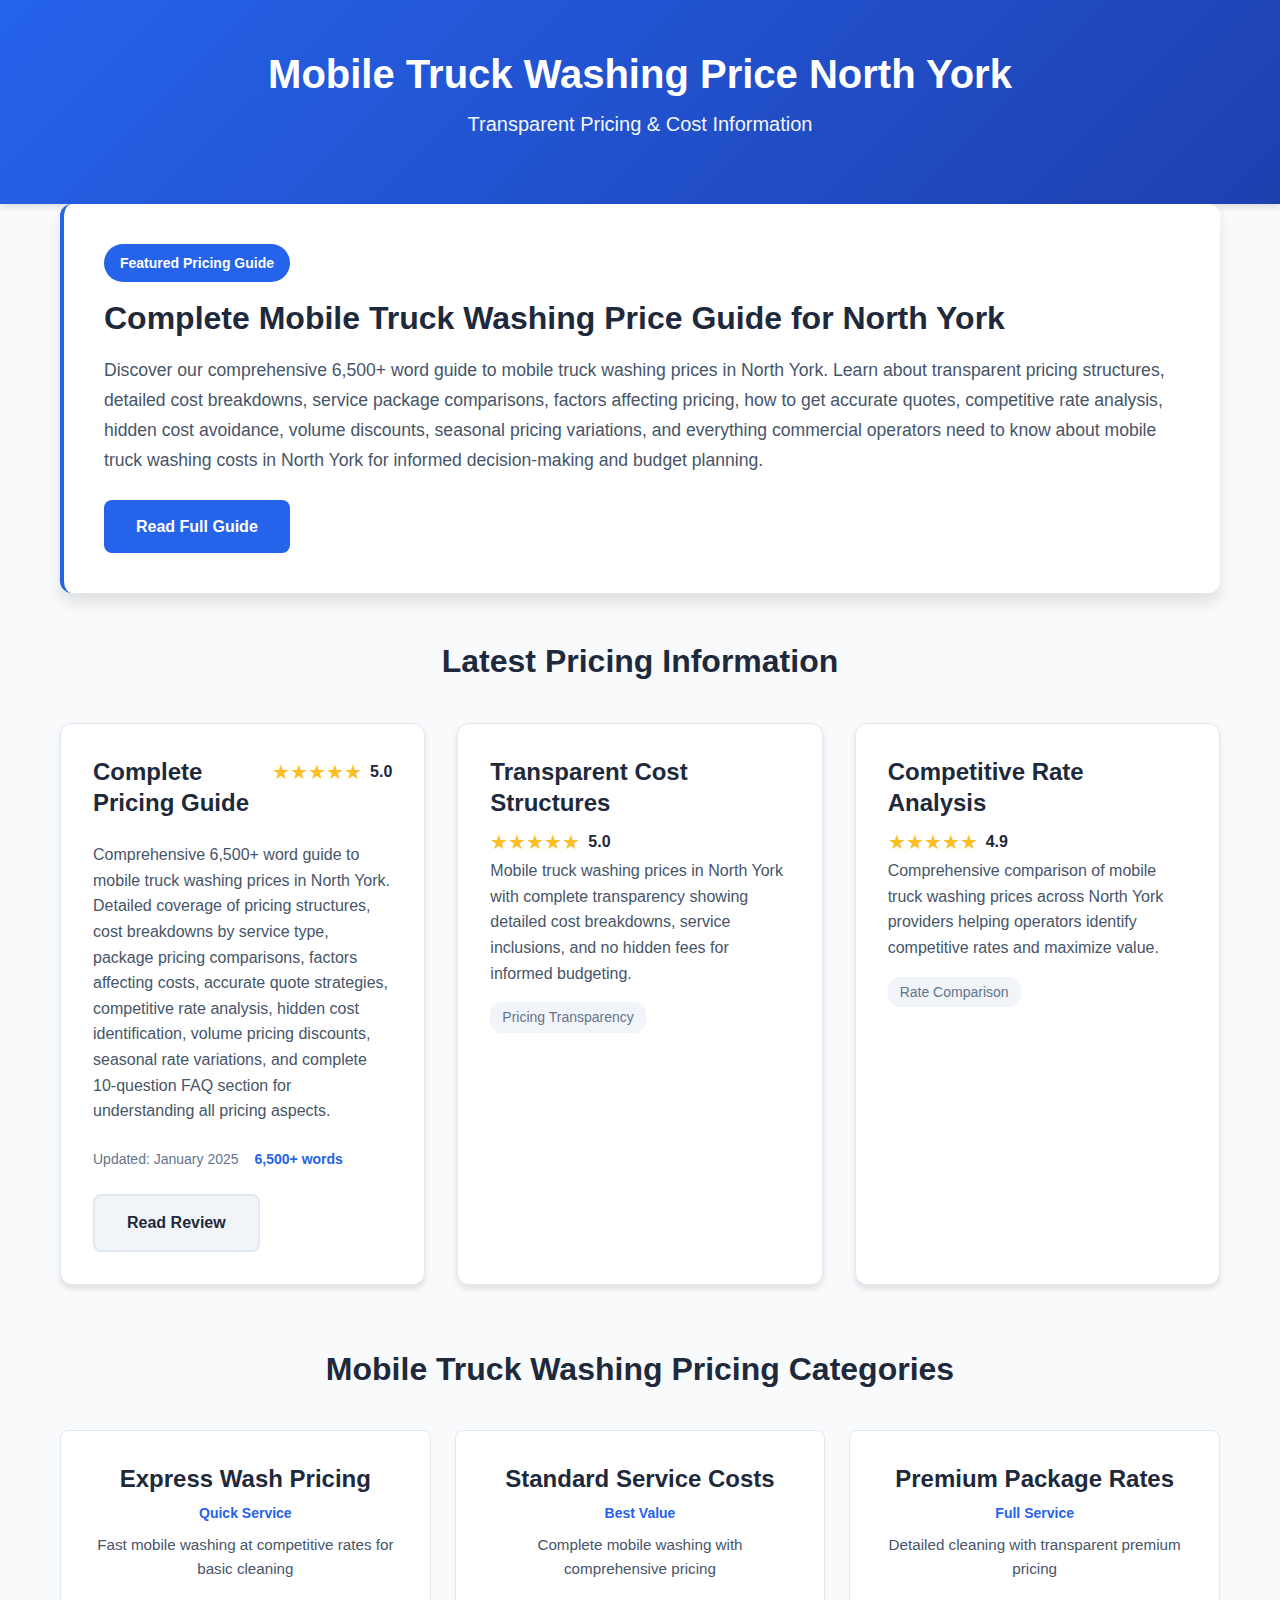
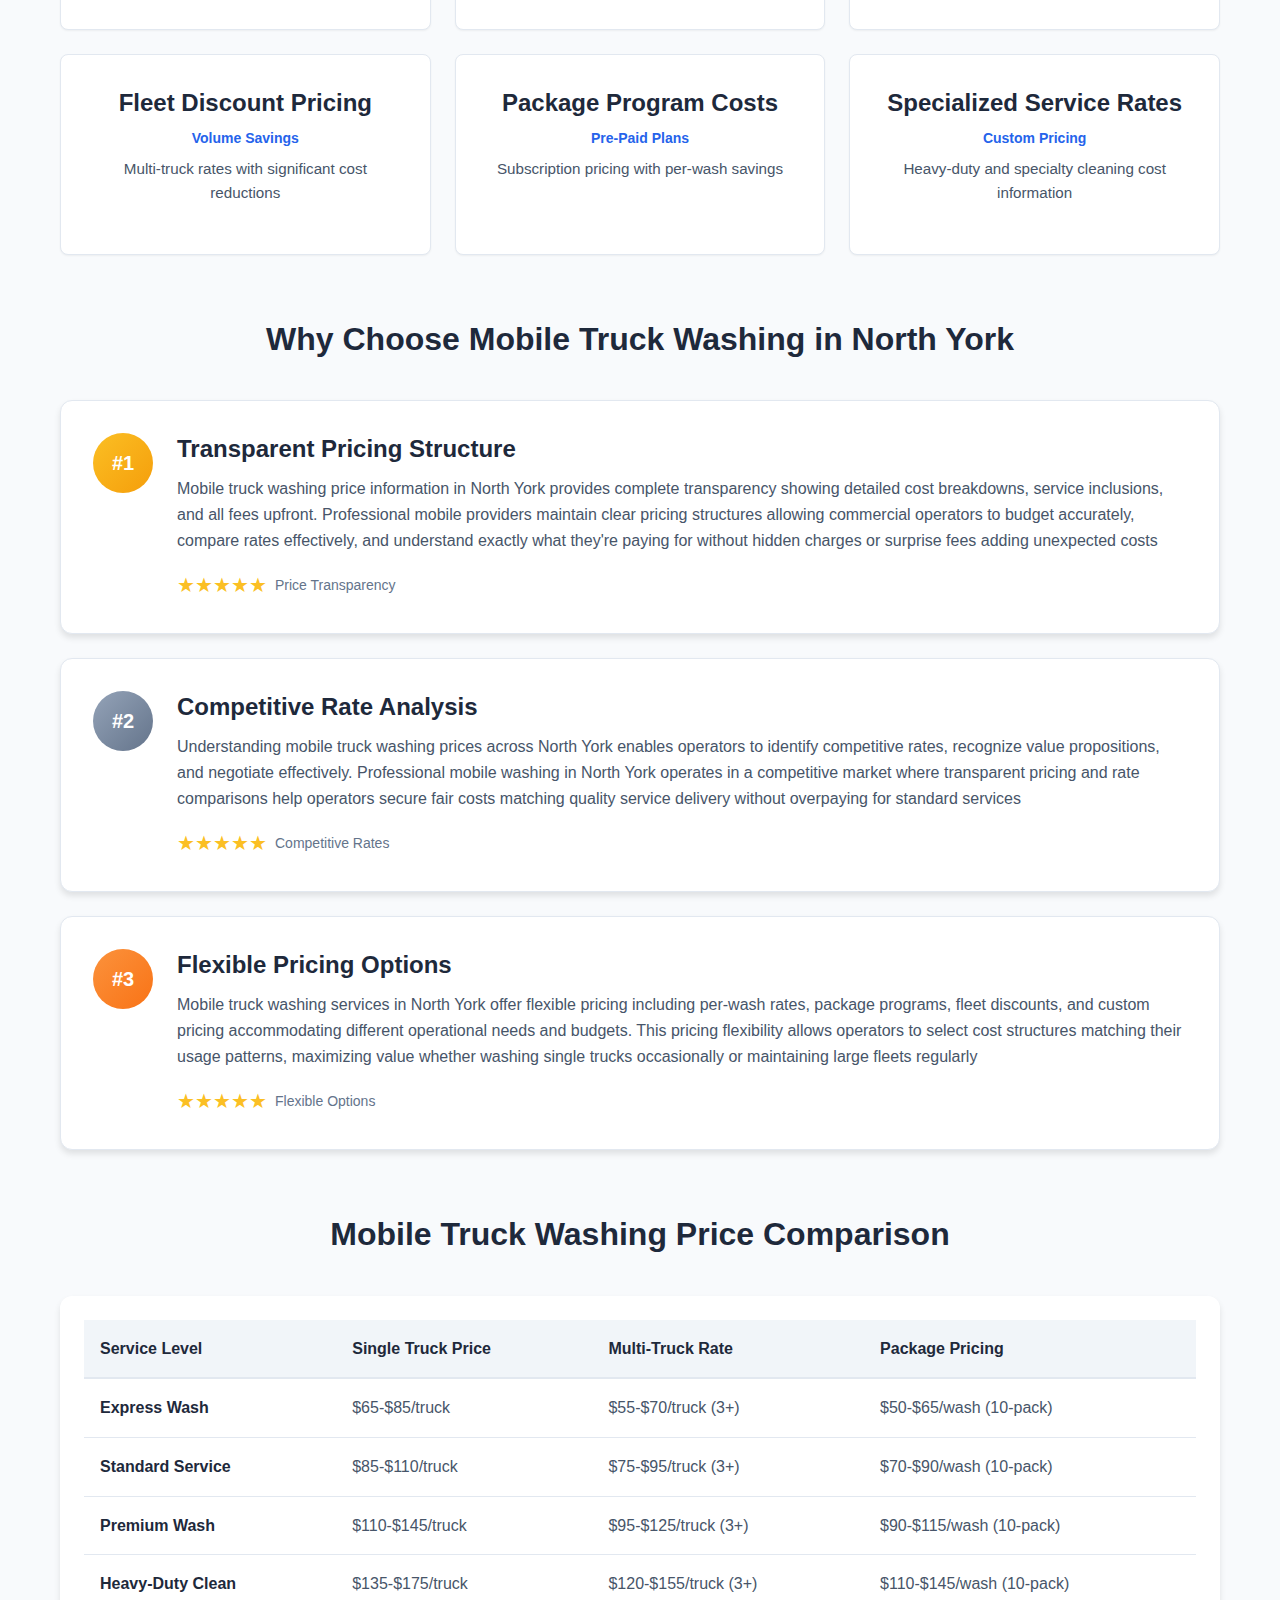
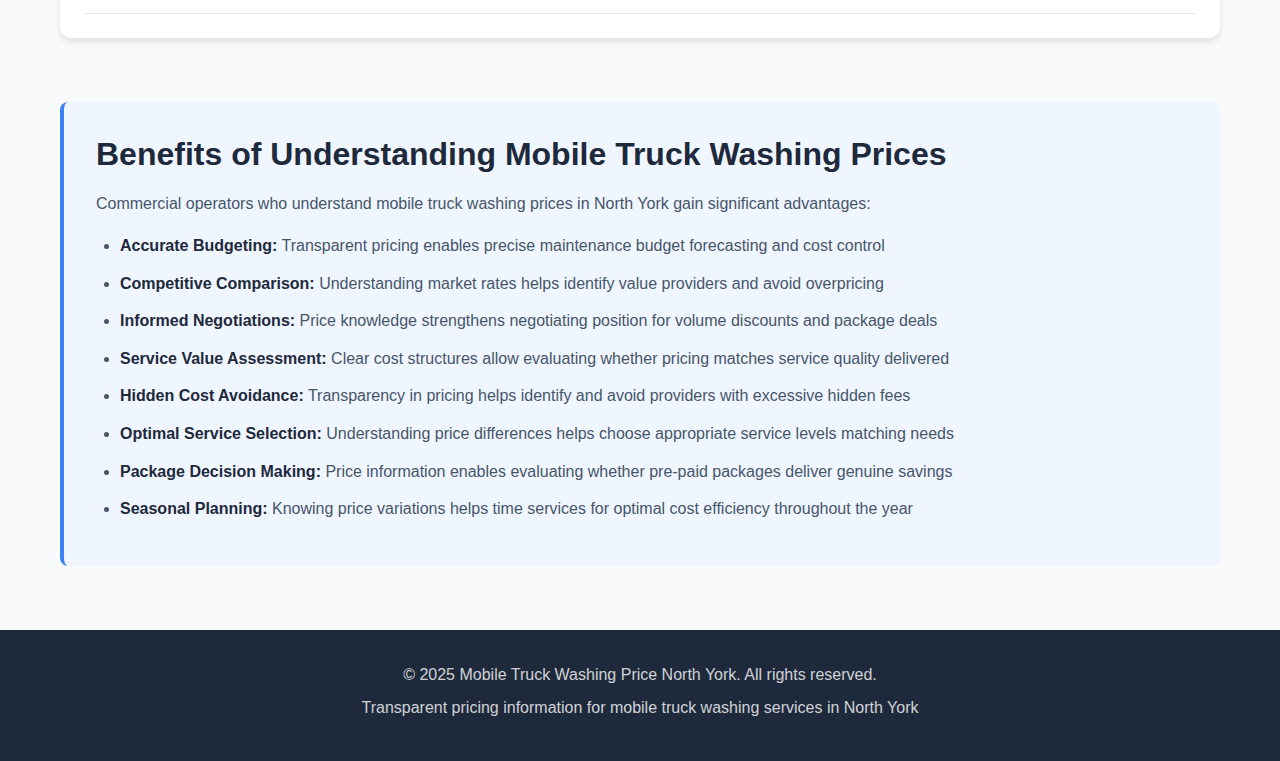
<file: index.html>
<!DOCTYPE html>
<html lang="en">
<head>
    <meta charset="UTF-8">
    <meta name="viewport" content="width=device-width, initial-scale=1.0">
    <title>Mobile Truck Washing Price North York | Transparent Pricing & Cost Information</title>
    <meta name="description" content="Mobile truck washing price information for North York. Complete pricing guide, cost breakdowns, service packages, competitive rates, and transparent pricing for professional mobile truck cleaning services.">
    <link rel="stylesheet" href="styles.css">
</head>
<body>
    <header>
        <div class="container">
            <h1>Mobile Truck Washing Price North York</h1>
            <p class="tagline">Transparent Pricing & Cost Information</p>
        </div>
    </header>

    <main class="container">
        <section class="featured-article">
            <div class="badge">Featured Pricing Guide</div>
            <h2>Complete Mobile Truck Washing Price Guide for North York</h2>
            <p>Discover our comprehensive 6,500+ word guide to mobile truck washing prices in North York. Learn about transparent pricing structures, detailed cost breakdowns, service package comparisons, factors affecting pricing, how to get accurate quotes, competitive rate analysis, hidden cost avoidance, volume discounts, seasonal pricing variations, and everything commercial operators need to know about mobile truck washing costs in North York for informed decision-making and budget planning.</p>
            <a href="mobile-truck-washing-price-north-york.html" class="btn-primary">Read Full Guide</a>
        </section>

        <section class="reviews">
            <h2>Latest Pricing Information</h2>
            <div class="review-grid">
                <article class="review-card">
                    <div class="review-header">
                        <h3>Complete Pricing Guide</h3>
                        <div class="rating">
                            <span class="stars">★★★★★</span>
                            <span class="rating-number">5.0</span>
                        </div>
                    </div>
                    <p class="review-excerpt">Comprehensive 6,500+ word guide to mobile truck washing prices in North York. Detailed coverage of pricing structures, cost breakdowns by service type, package pricing comparisons, factors affecting costs, accurate quote strategies, competitive rate analysis, hidden cost identification, volume pricing discounts, seasonal rate variations, and complete 10-question FAQ section for understanding all pricing aspects.</p>
                    <div class="review-meta">
                        <span class="date">Updated: January 2025</span>
                        <span class="word-count">6,500+ words</span>
                    </div>
                    <a href="mobile-truck-washing-price-north-york.html" class="btn-secondary">Read Review</a>
                </article>

                <article class="review-card">
                    <h3>Transparent Cost Structures</h3>
                    <div class="rating">
                        <span class="stars">★★★★★</span>
                        <span class="rating-number">5.0</span>
                    </div>
                    <p>Mobile truck washing prices in North York with complete transparency showing detailed cost breakdowns, service inclusions, and no hidden fees for informed budgeting.</p>
                    <div class="review-meta">
                        <span class="category">Pricing Transparency</span>
                    </div>
                </article>

                <article class="review-card">
                    <h3>Competitive Rate Analysis</h3>
                    <div class="rating">
                        <span class="stars">★★★★★</span>
                        <span class="rating-number">4.9</span>
                    </div>
                    <p>Comprehensive comparison of mobile truck washing prices across North York providers helping operators identify competitive rates and maximize value.</p>
                    <div class="review-meta">
                        <span class="category">Rate Comparison</span>
                    </div>
                </article>
            </div>
        </section>

        <section class="categories">
            <h2>Mobile Truck Washing Pricing Categories</h2>
            <div class="category-grid">
                <div class="category-card">
                    <h3>Express Wash Pricing</h3>
                    <p class="category-count">Quick Service</p>
                    <p>Fast mobile washing at competitive rates for basic cleaning</p>
                </div>
                <div class="category-card">
                    <h3>Standard Service Costs</h3>
                    <p class="category-count">Best Value</p>
                    <p>Complete mobile washing with comprehensive pricing</p>
                </div>
                <div class="category-card">
                    <h3>Premium Package Rates</h3>
                    <p class="category-count">Full Service</p>
                    <p>Detailed cleaning with transparent premium pricing</p>
                </div>
                <div class="category-card">
                    <h3>Fleet Discount Pricing</h3>
                    <p class="category-count">Volume Savings</p>
                    <p>Multi-truck rates with significant cost reductions</p>
                </div>
                <div class="category-card">
                    <h3>Package Program Costs</h3>
                    <p class="category-count">Pre-Paid Plans</p>
                    <p>Subscription pricing with per-wash savings</p>
                </div>
                <div class="category-card">
                    <h3>Specialized Service Rates</h3>
                    <p class="category-count">Custom Pricing</p>
                    <p>Heavy-duty and specialty cleaning cost information</p>
                </div>
            </div>
        </section>

        <section class="top-rated">
            <h2>Why Choose Mobile Truck Washing in North York</h2>
            <div class="ranking-list">
                <div class="ranking-item">
                    <span class="rank-badge gold">#1</span>
                    <div class="ranking-info">
                        <h3>Transparent Pricing Structure</h3>
                        <p>Mobile truck washing price information in North York provides complete transparency showing detailed cost breakdowns, service inclusions, and all fees upfront. Professional mobile providers maintain clear pricing structures allowing commercial operators to budget accurately, compare rates effectively, and understand exactly what they're paying for without hidden charges or surprise fees adding unexpected costs</p>
                        <div class="rating">
                            <span class="stars">★★★★★</span>
                            <span>Price Transparency</span>
                        </div>
                    </div>
                </div>
                <div class="ranking-item">
                    <span class="rank-badge silver">#2</span>
                    <div class="ranking-info">
                        <h3>Competitive Rate Analysis</h3>
                        <p>Understanding mobile truck washing prices across North York enables operators to identify competitive rates, recognize value propositions, and negotiate effectively. Professional mobile washing in North York operates in a competitive market where transparent pricing and rate comparisons help operators secure fair costs matching quality service delivery without overpaying for standard services</p>
                        <div class="rating">
                            <span class="stars">★★★★★</span>
                            <span>Competitive Rates</span>
                        </div>
                    </div>
                </div>
                <div class="ranking-item">
                    <span class="rank-badge bronze">#3</span>
                    <div class="ranking-info">
                        <h3>Flexible Pricing Options</h3>
                        <p>Mobile truck washing services in North York offer flexible pricing including per-wash rates, package programs, fleet discounts, and custom pricing accommodating different operational needs and budgets. This pricing flexibility allows operators to select cost structures matching their usage patterns, maximizing value whether washing single trucks occasionally or maintaining large fleets regularly</p>
                        <div class="rating">
                            <span class="stars">★★★★★</span>
                            <span>Flexible Options</span>
                        </div>
                    </div>
                </div>
            </div>
        </section>

        <section class="comparison">
            <h2>Mobile Truck Washing Price Comparison</h2>
            <div class="table-responsive">
                <table class="comparison-table">
                    <thead>
                        <tr>
                            <th>Service Level</th>
                            <th>Single Truck Price</th>
                            <th>Multi-Truck Rate</th>
                            <th>Package Pricing</th>
                        </tr>
                    </thead>
                    <tbody>
                        <tr>
                            <td><strong>Express Wash</strong></td>
                            <td>$65-$85/truck</td>
                            <td>$55-$70/truck (3+)</td>
                            <td>$50-$65/wash (10-pack)</td>
                        </tr>
                        <tr>
                            <td><strong>Standard Service</strong></td>
                            <td>$85-$110/truck</td>
                            <td>$75-$95/truck (3+)</td>
                            <td>$70-$90/wash (10-pack)</td>
                        </tr>
                        <tr>
                            <td><strong>Premium Wash</strong></td>
                            <td>$110-$145/truck</td>
                            <td>$95-$125/truck (3+)</td>
                            <td>$90-$115/wash (10-pack)</td>
                        </tr>
                        <tr>
                            <td><strong>Heavy-Duty Clean</strong></td>
                            <td>$135-$175/truck</td>
                            <td>$120-$155/truck (3+)</td>
                            <td>$110-$145/wash (10-pack)</td>
                        </tr>
                    </tbody>
                </table>
            </div>
        </section>

        <section class="info-box">
            <h2>Benefits of Understanding Mobile Truck Washing Prices</h2>
            <p>Commercial operators who understand mobile truck washing prices in North York gain significant advantages:</p>
            <ul>
                <li><strong>Accurate Budgeting:</strong> Transparent pricing enables precise maintenance budget forecasting and cost control</li>
                <li><strong>Competitive Comparison:</strong> Understanding market rates helps identify value providers and avoid overpricing</li>
                <li><strong>Informed Negotiations:</strong> Price knowledge strengthens negotiating position for volume discounts and package deals</li>
                <li><strong>Service Value Assessment:</strong> Clear cost structures allow evaluating whether pricing matches service quality delivered</li>
                <li><strong>Hidden Cost Avoidance:</strong> Transparency in pricing helps identify and avoid providers with excessive hidden fees</li>
                <li><strong>Optimal Service Selection:</strong> Understanding price differences helps choose appropriate service levels matching needs</li>
                <li><strong>Package Decision Making:</strong> Price information enables evaluating whether pre-paid packages deliver genuine savings</li>
                <li><strong>Seasonal Planning:</strong> Knowing price variations helps time services for optimal cost efficiency throughout the year</li>
            </ul>
        </section>
    </main>

    <footer>
        <div class="container">
            <p>&copy; 2025 Mobile Truck Washing Price North York. All rights reserved.</p>
            <p>Transparent pricing information for mobile truck washing services in North York</p>
        </div>
    </footer>
</body>
</html>
</file>
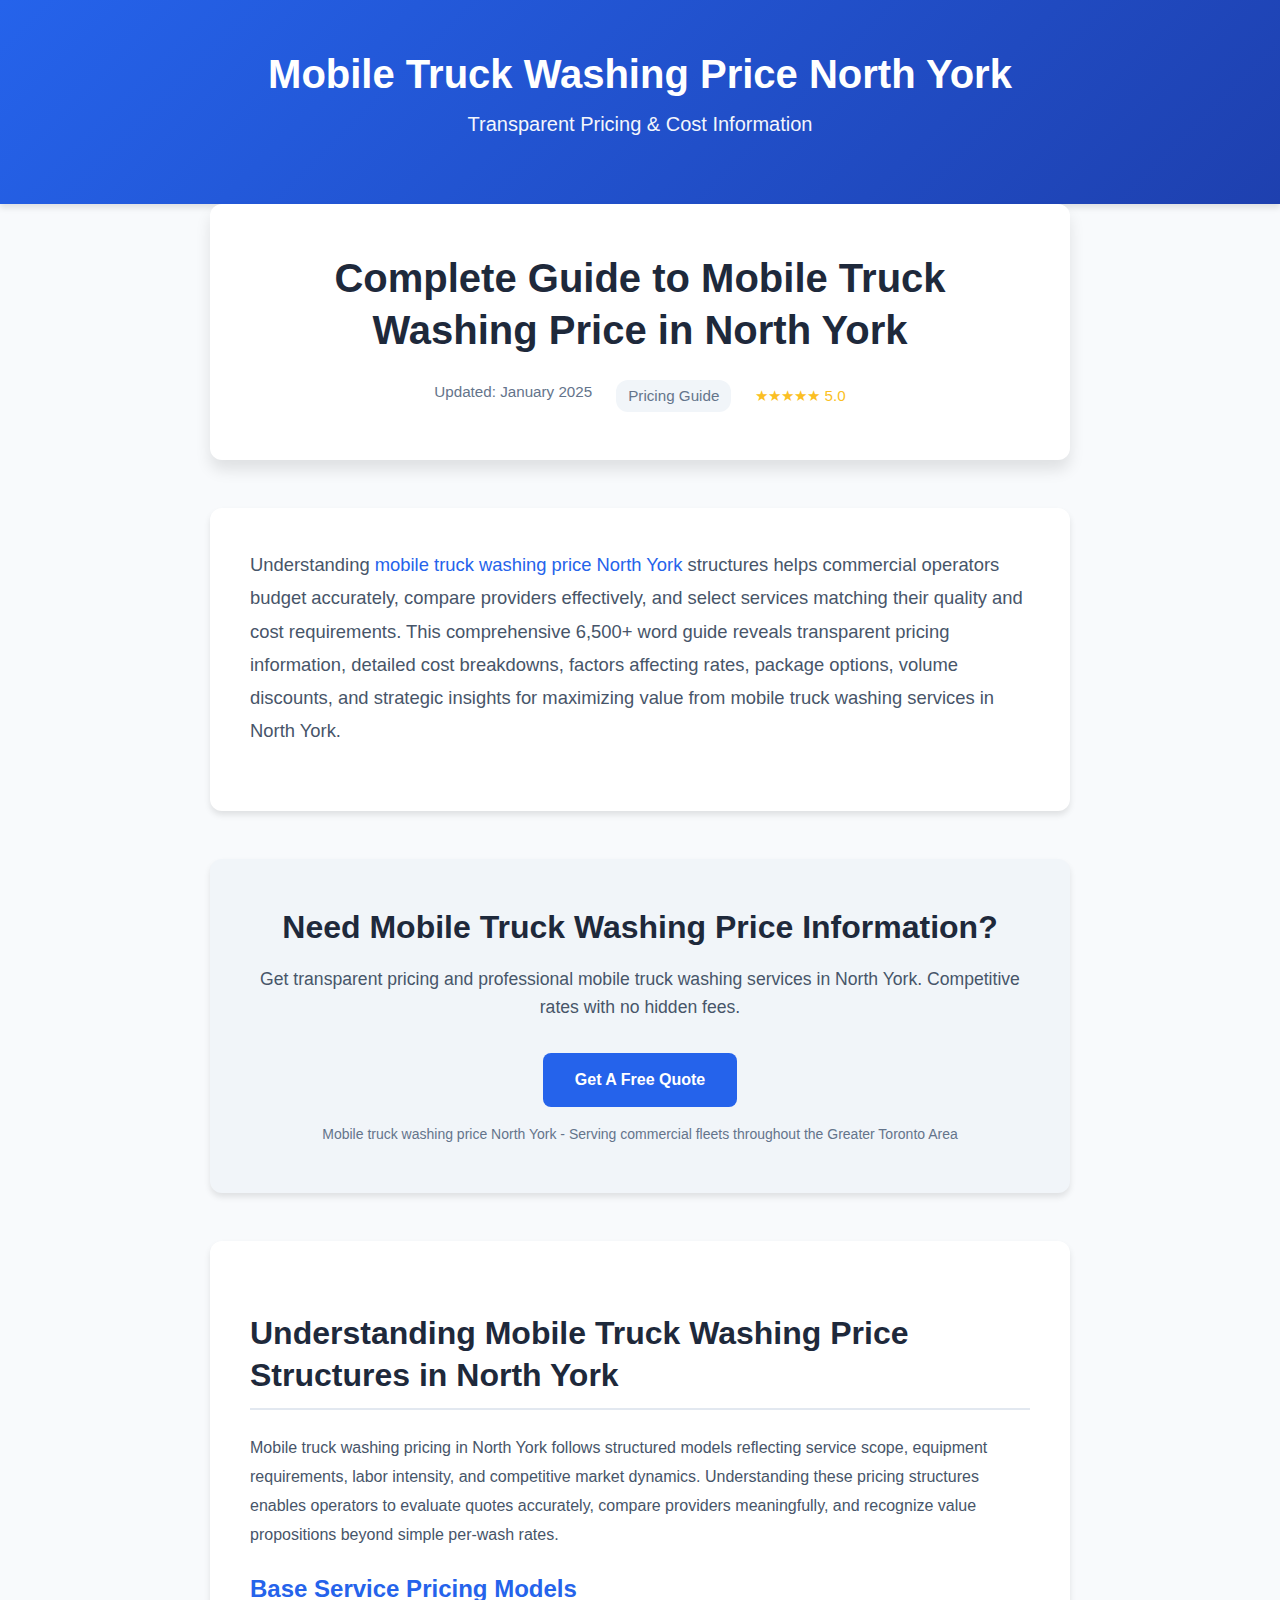
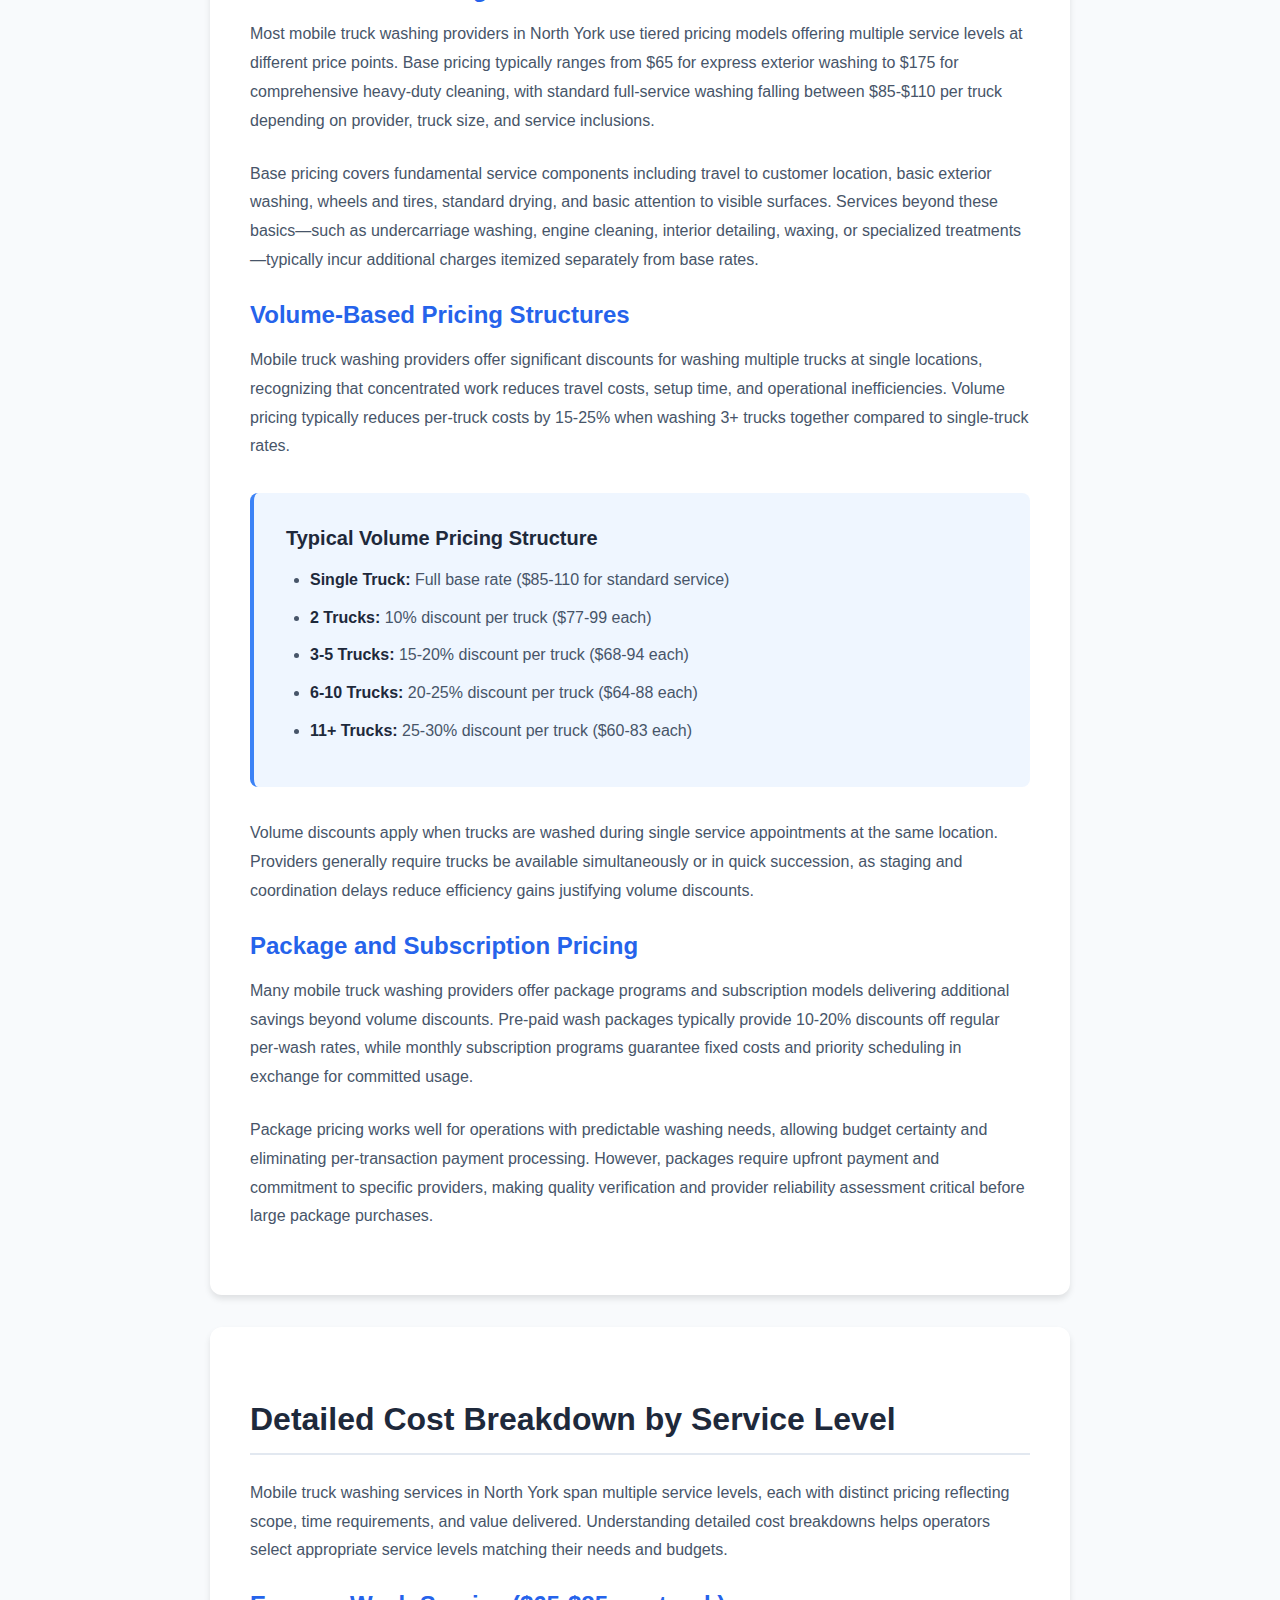
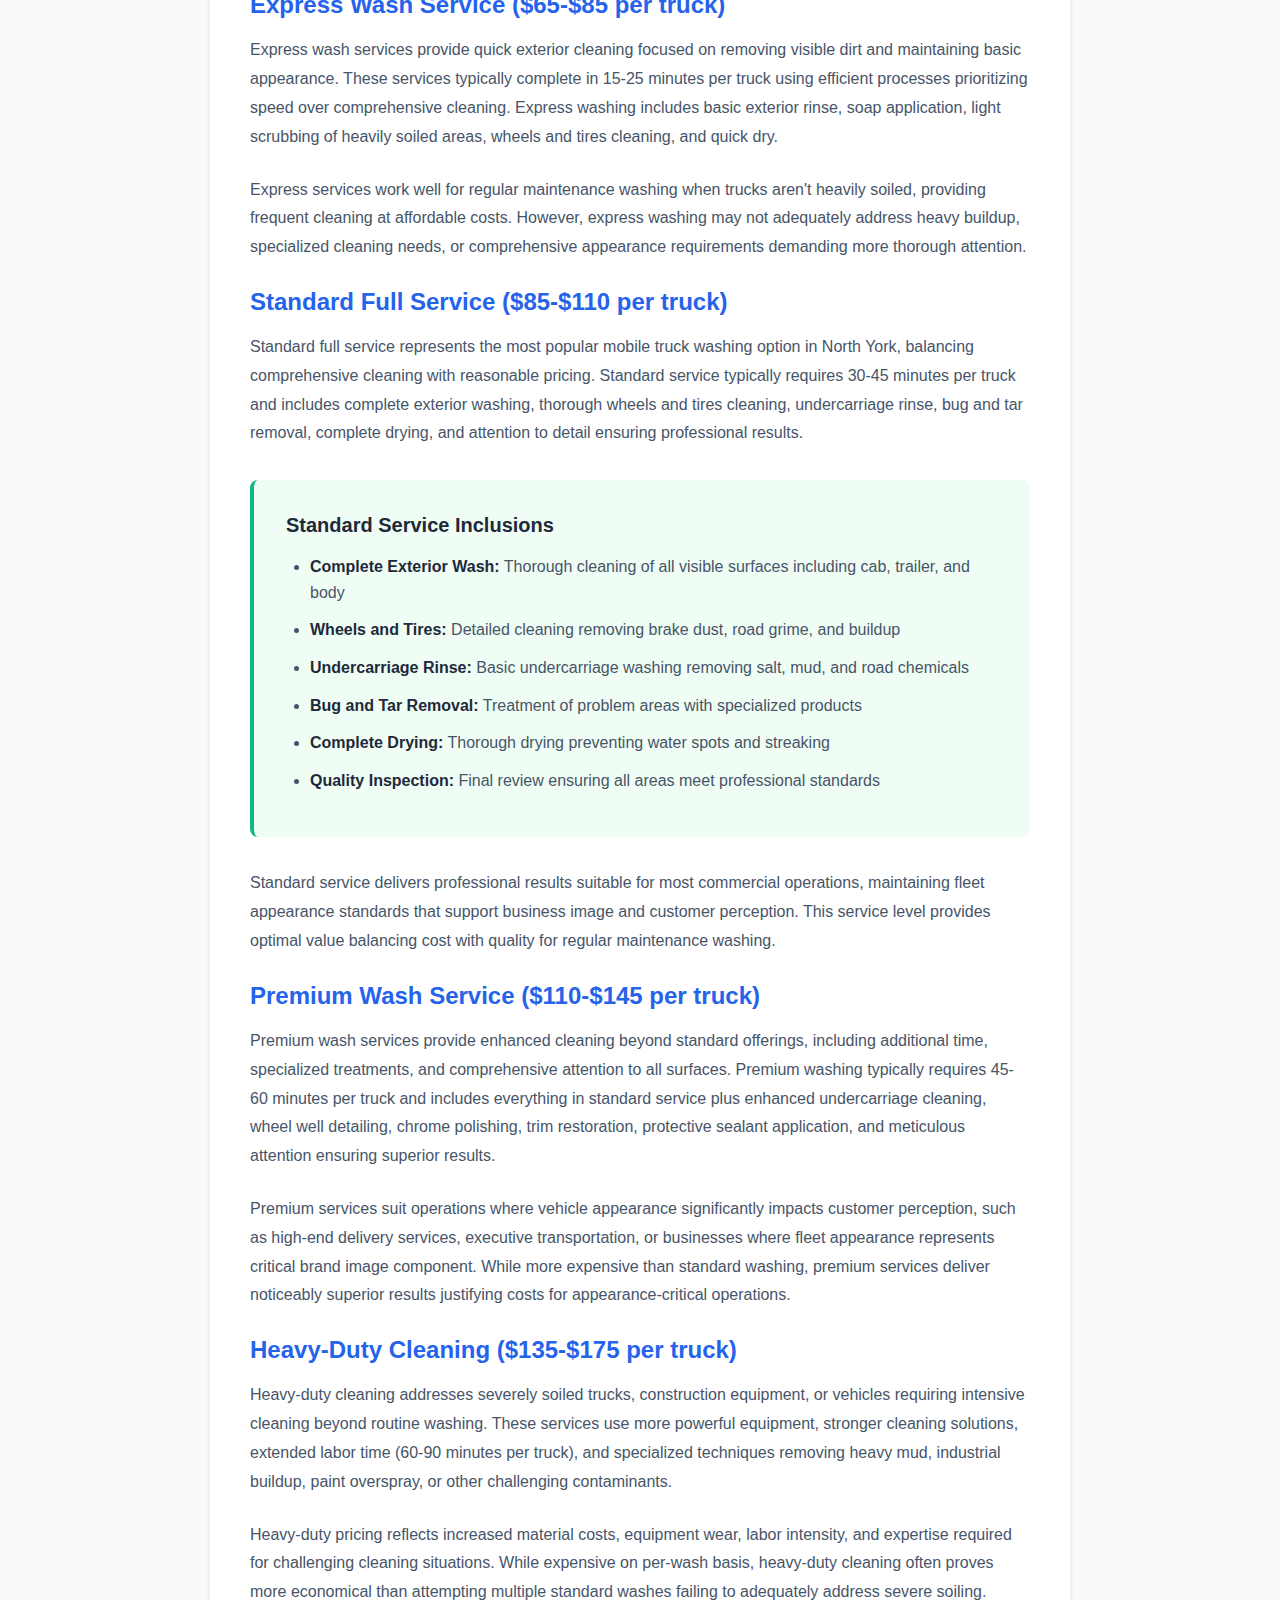
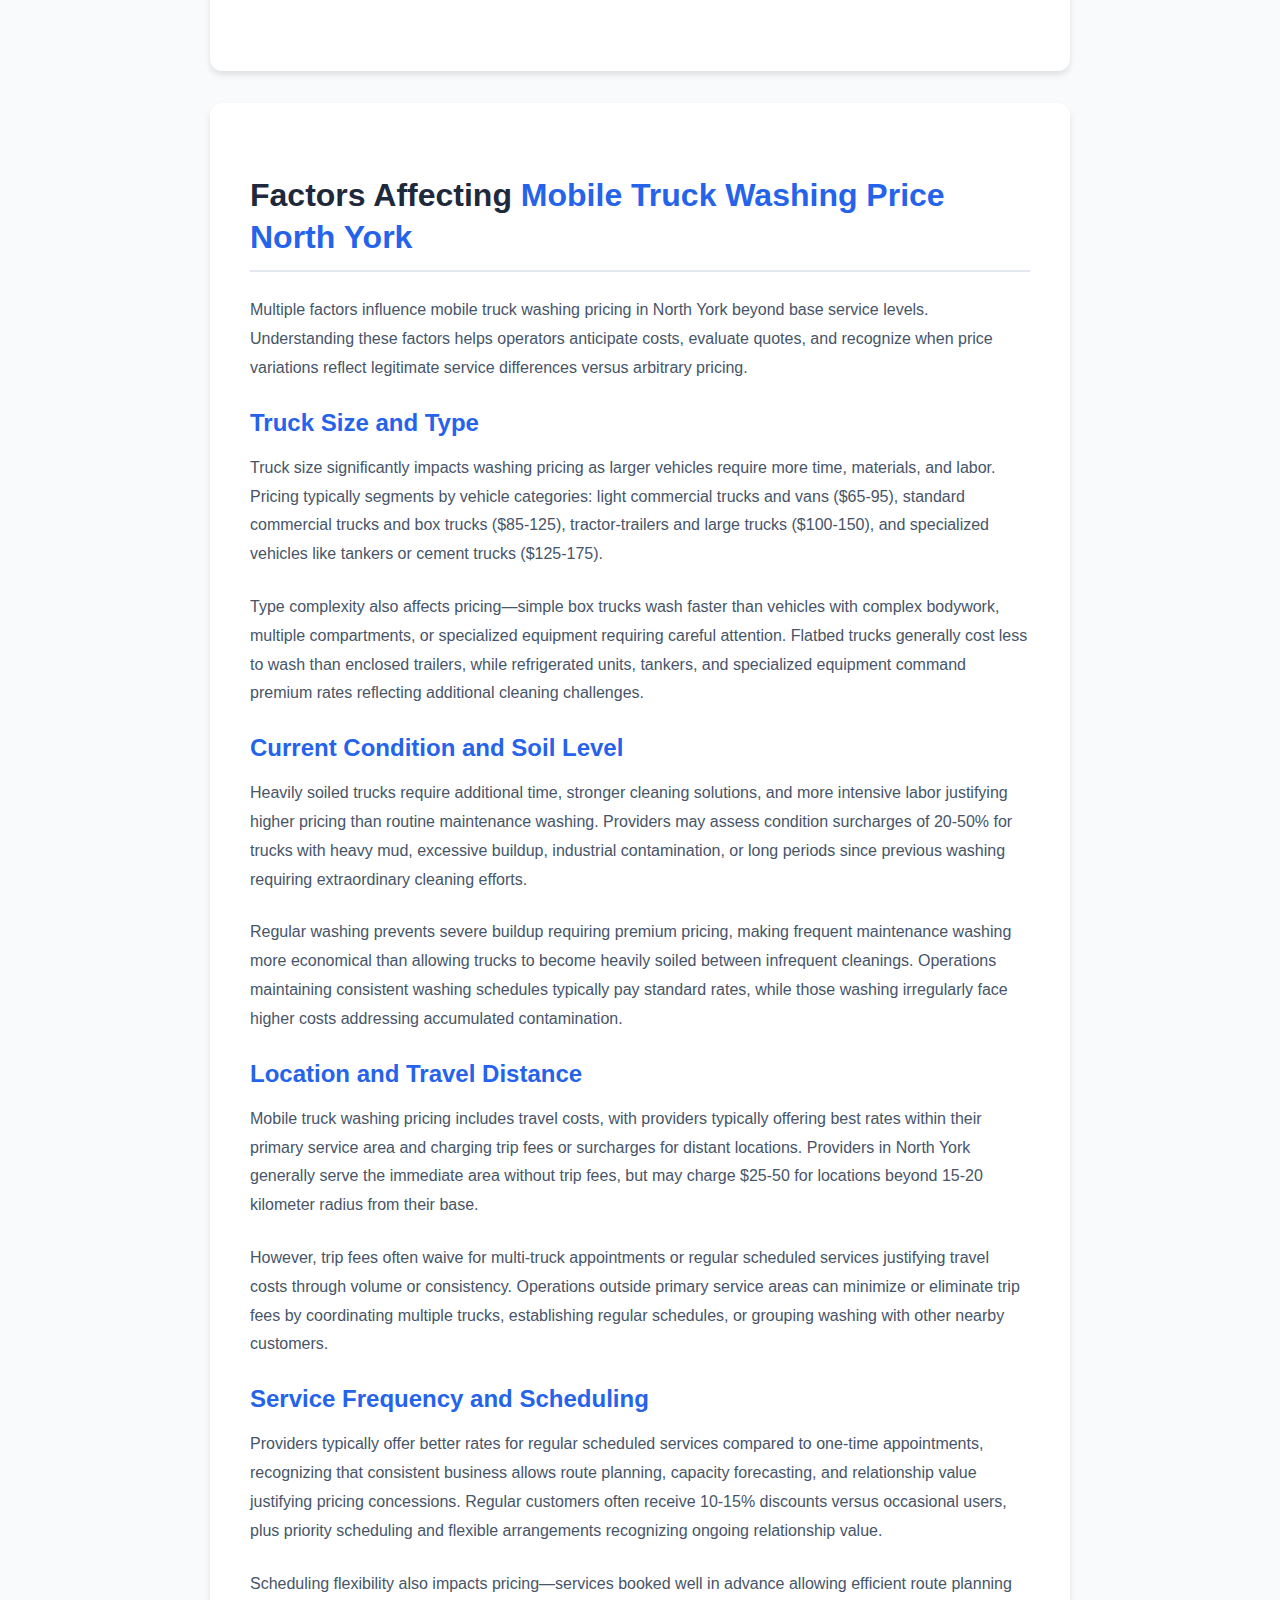
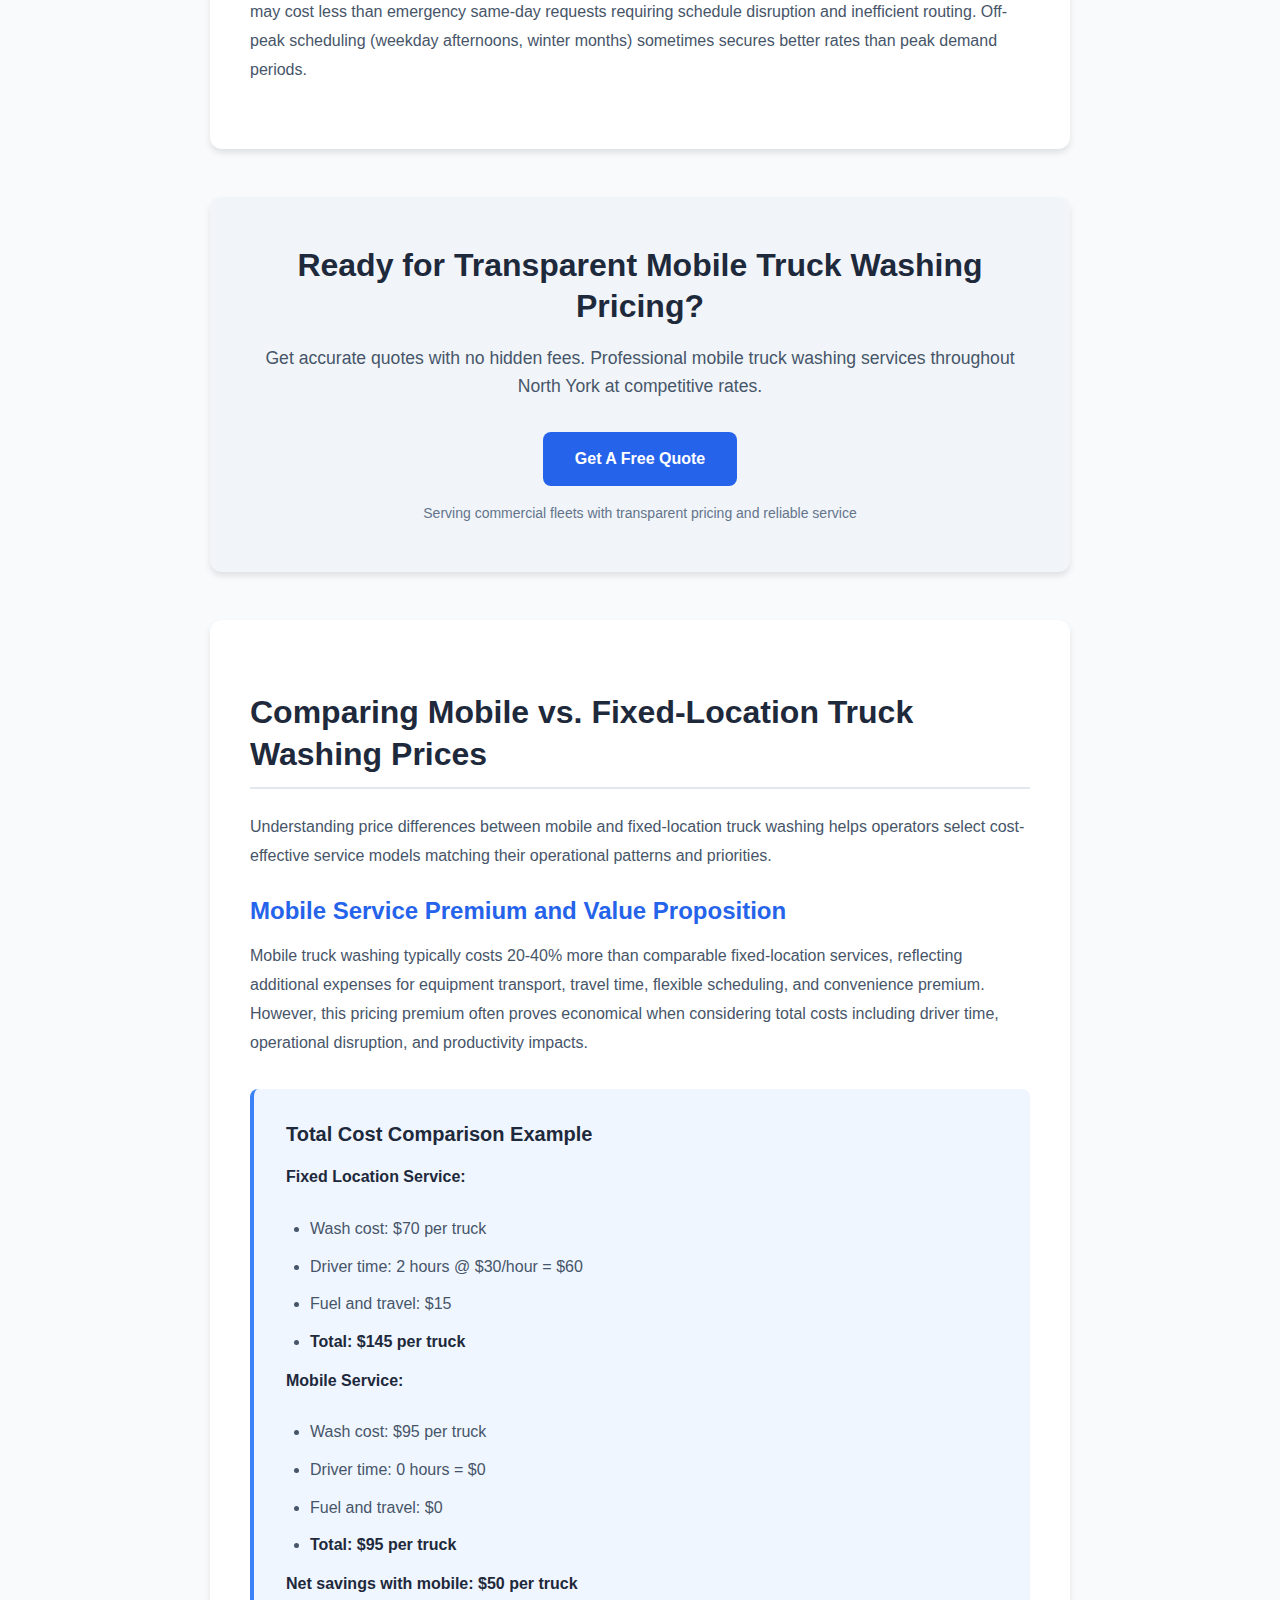
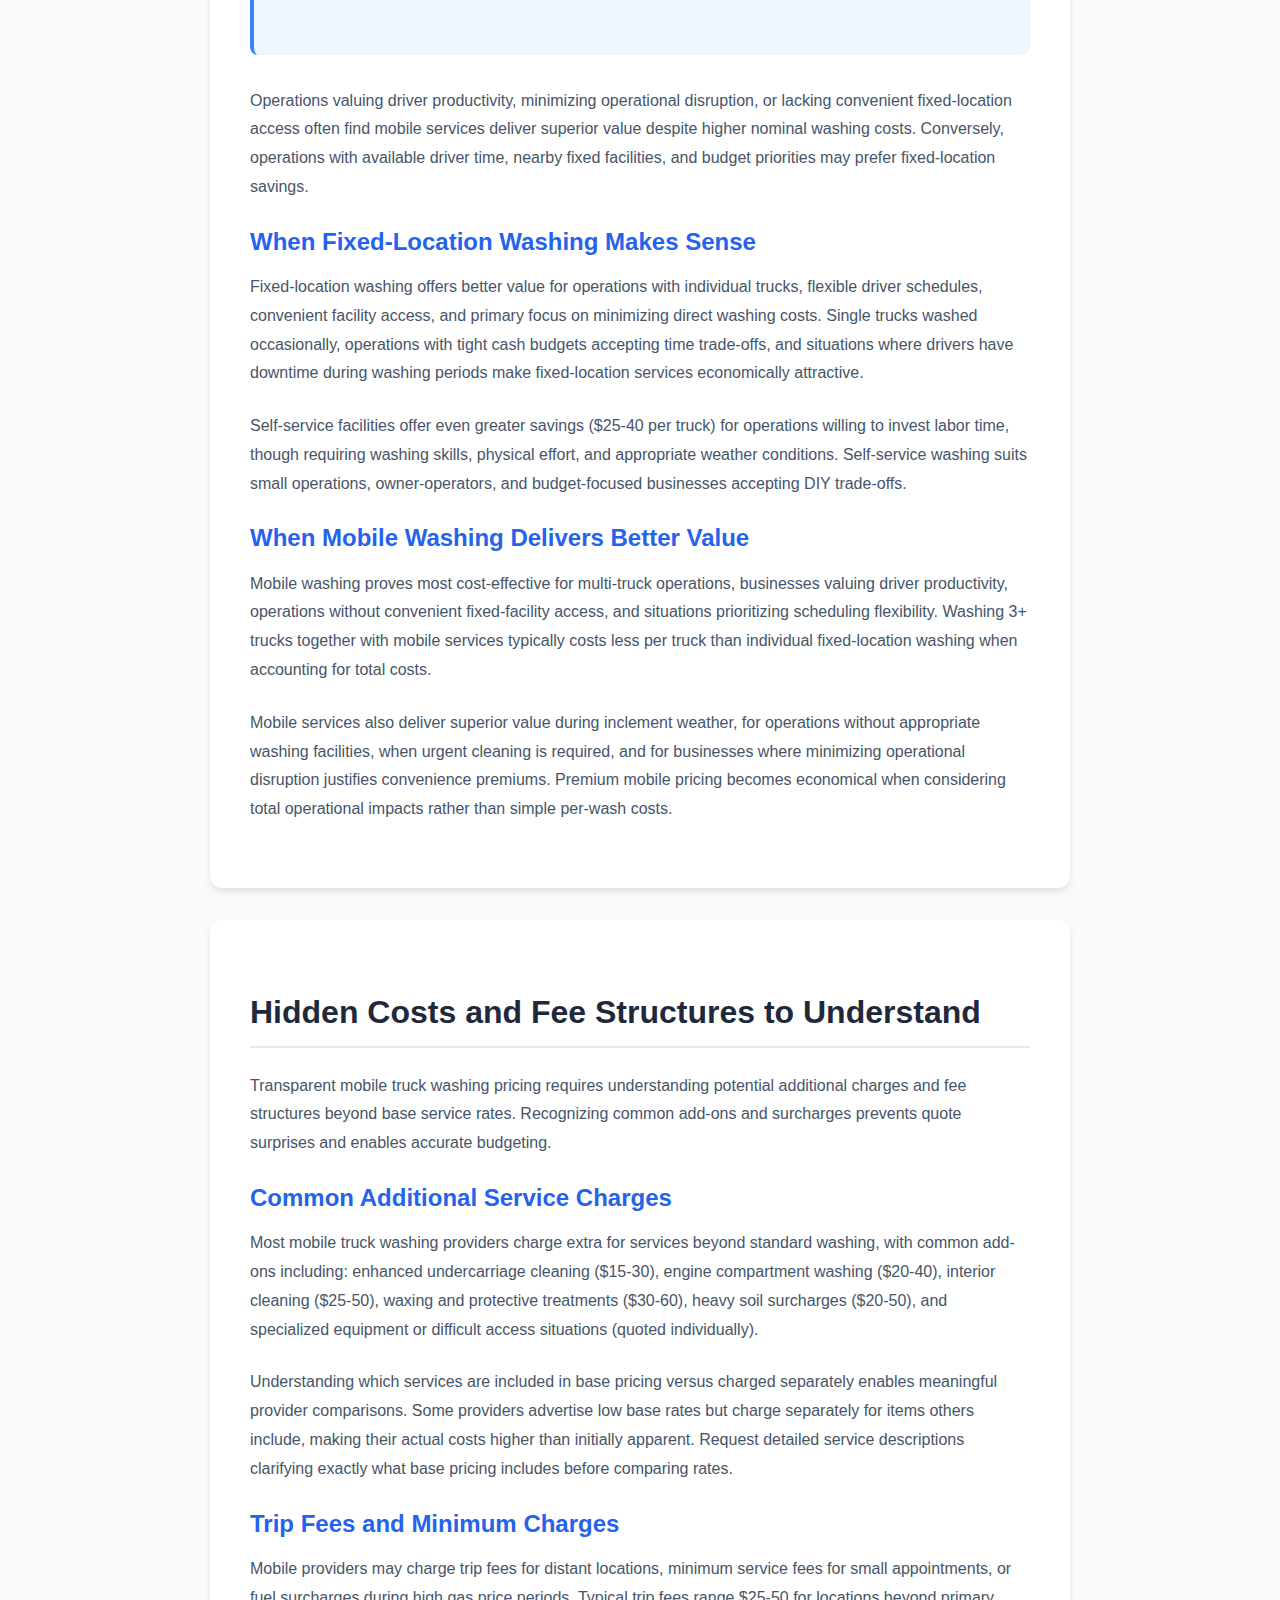
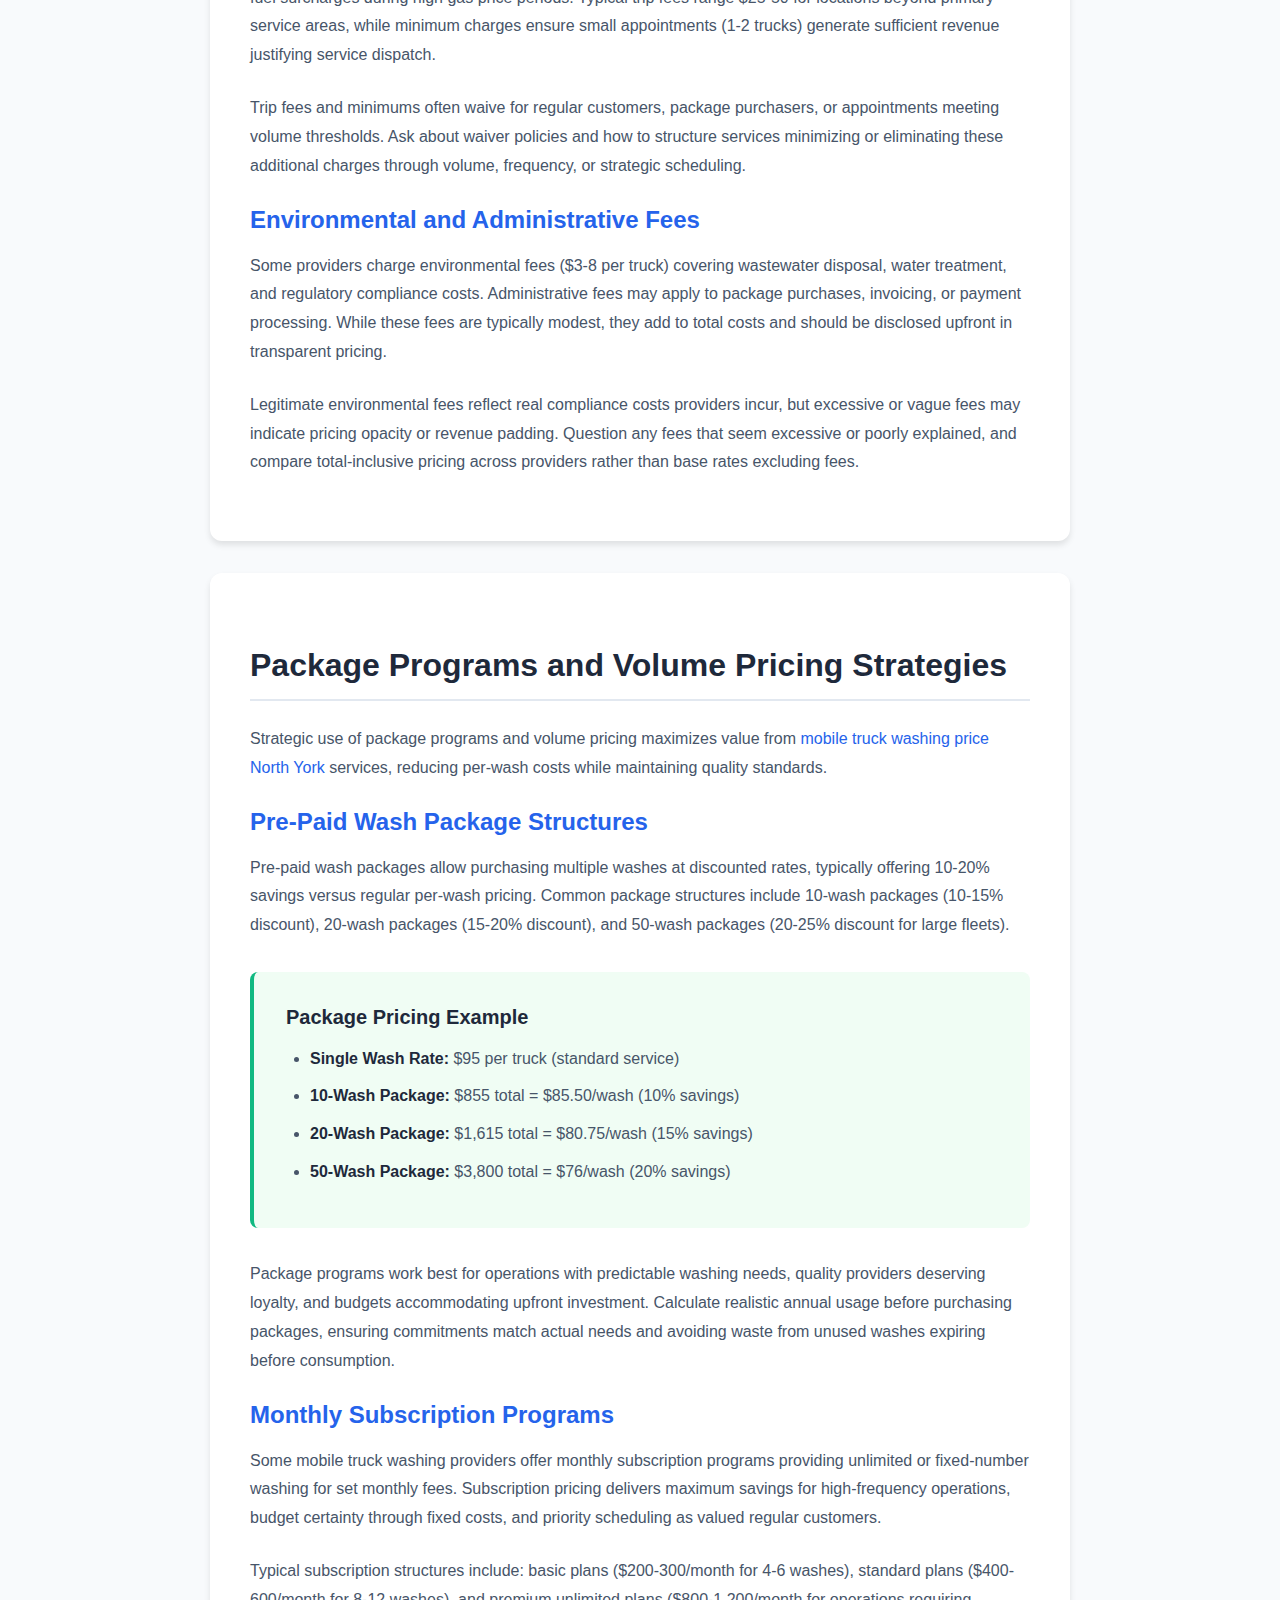
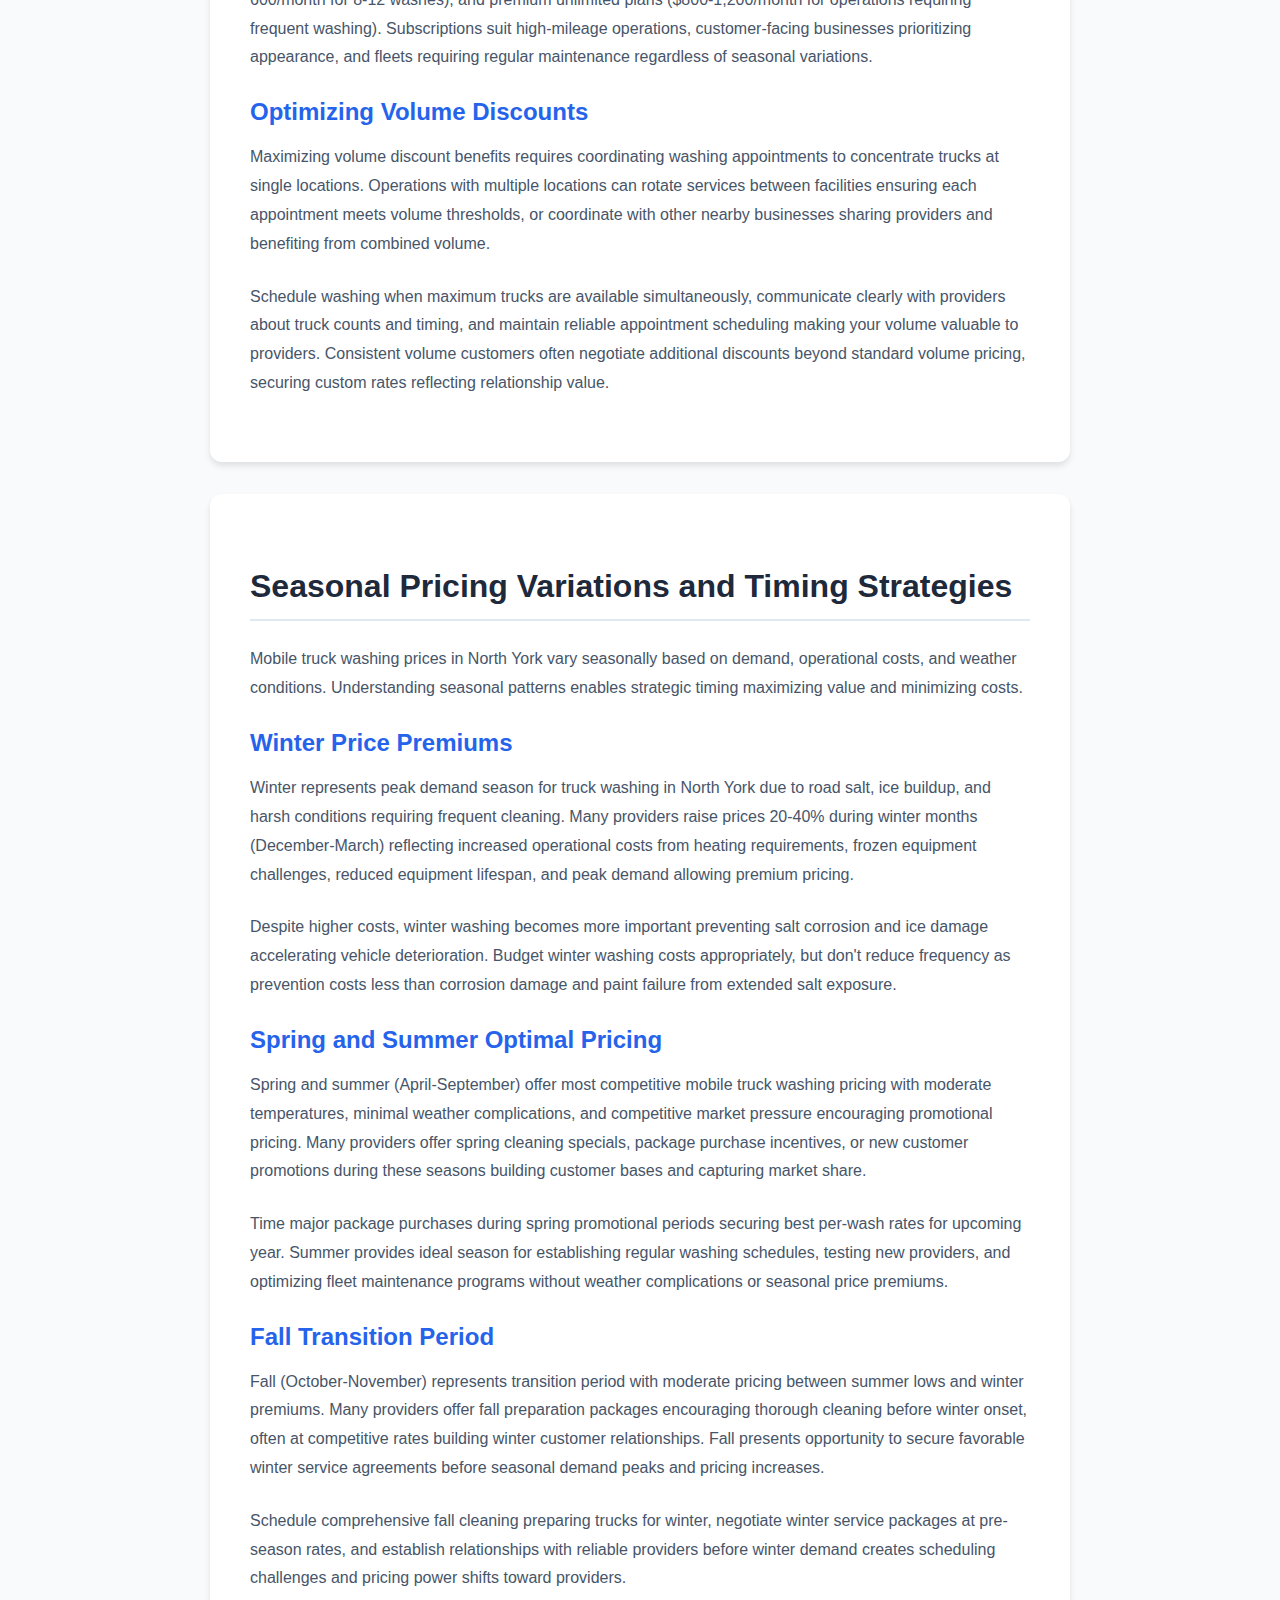
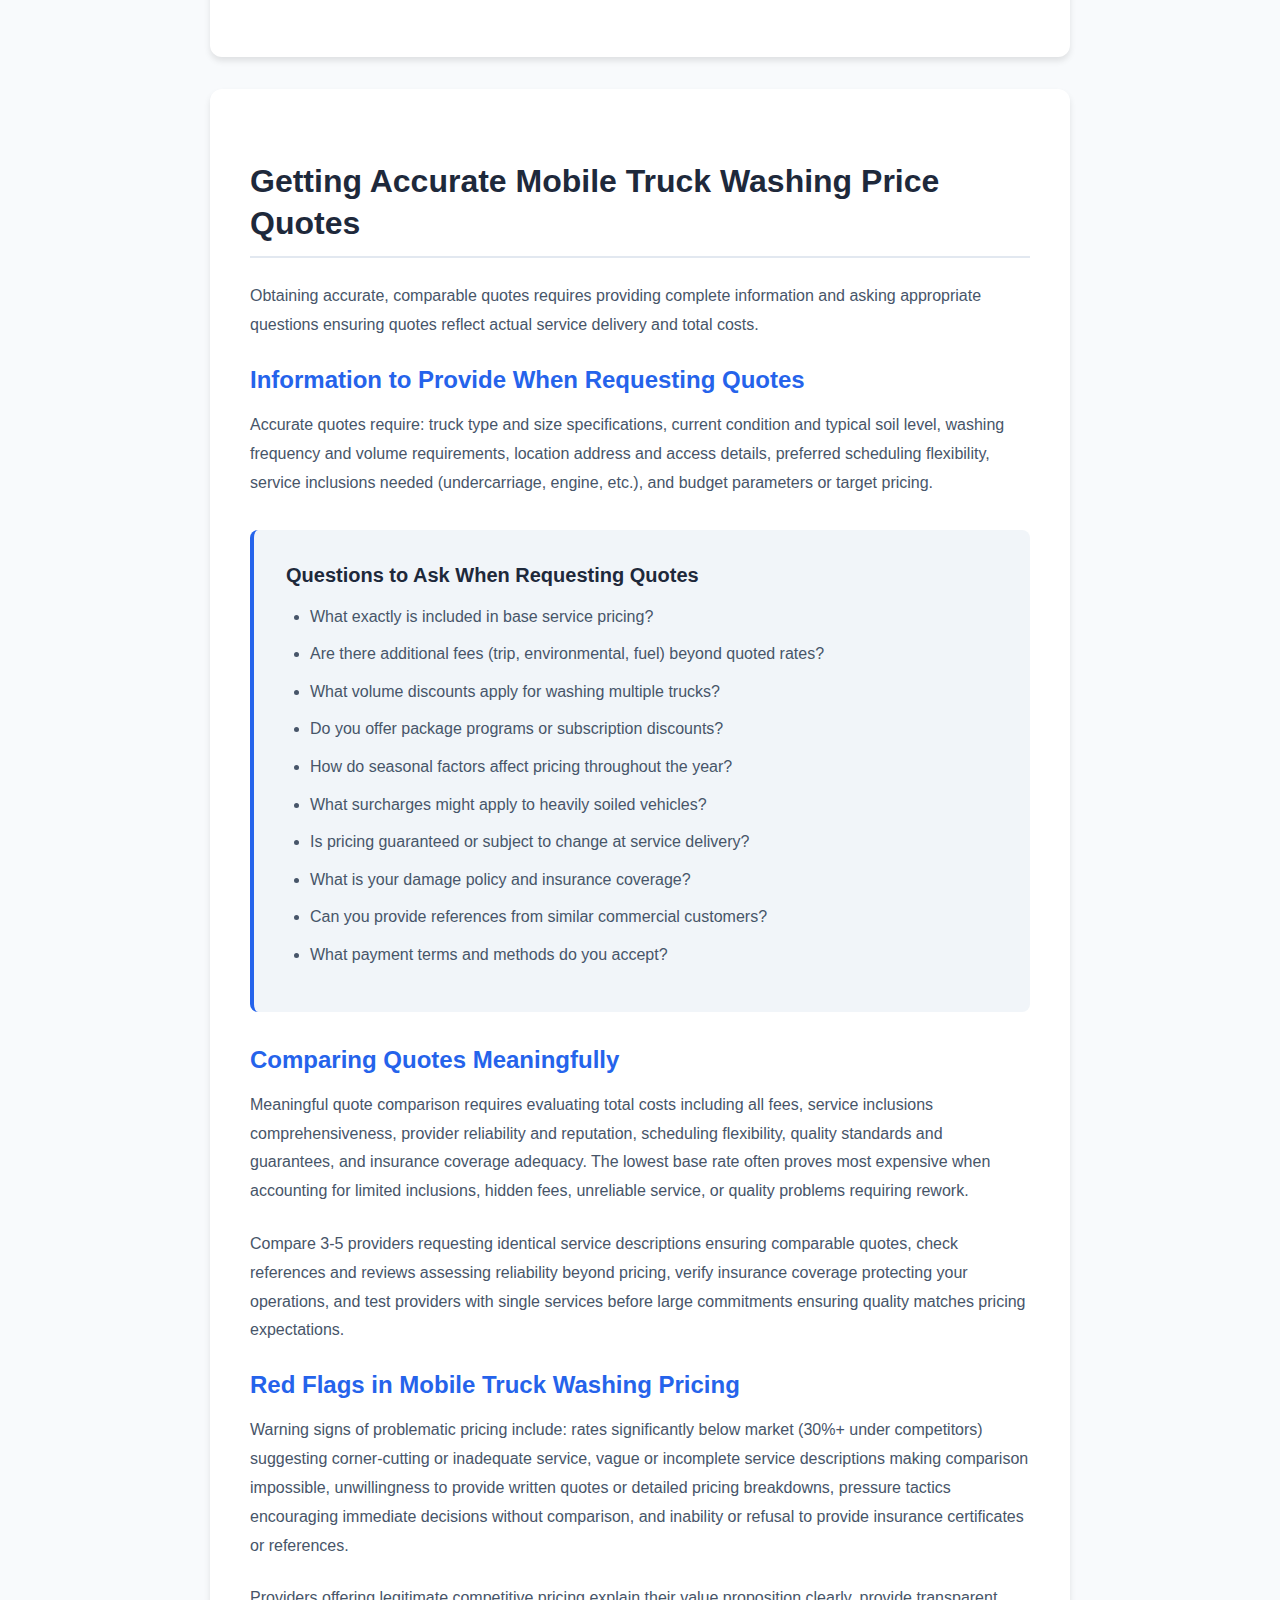
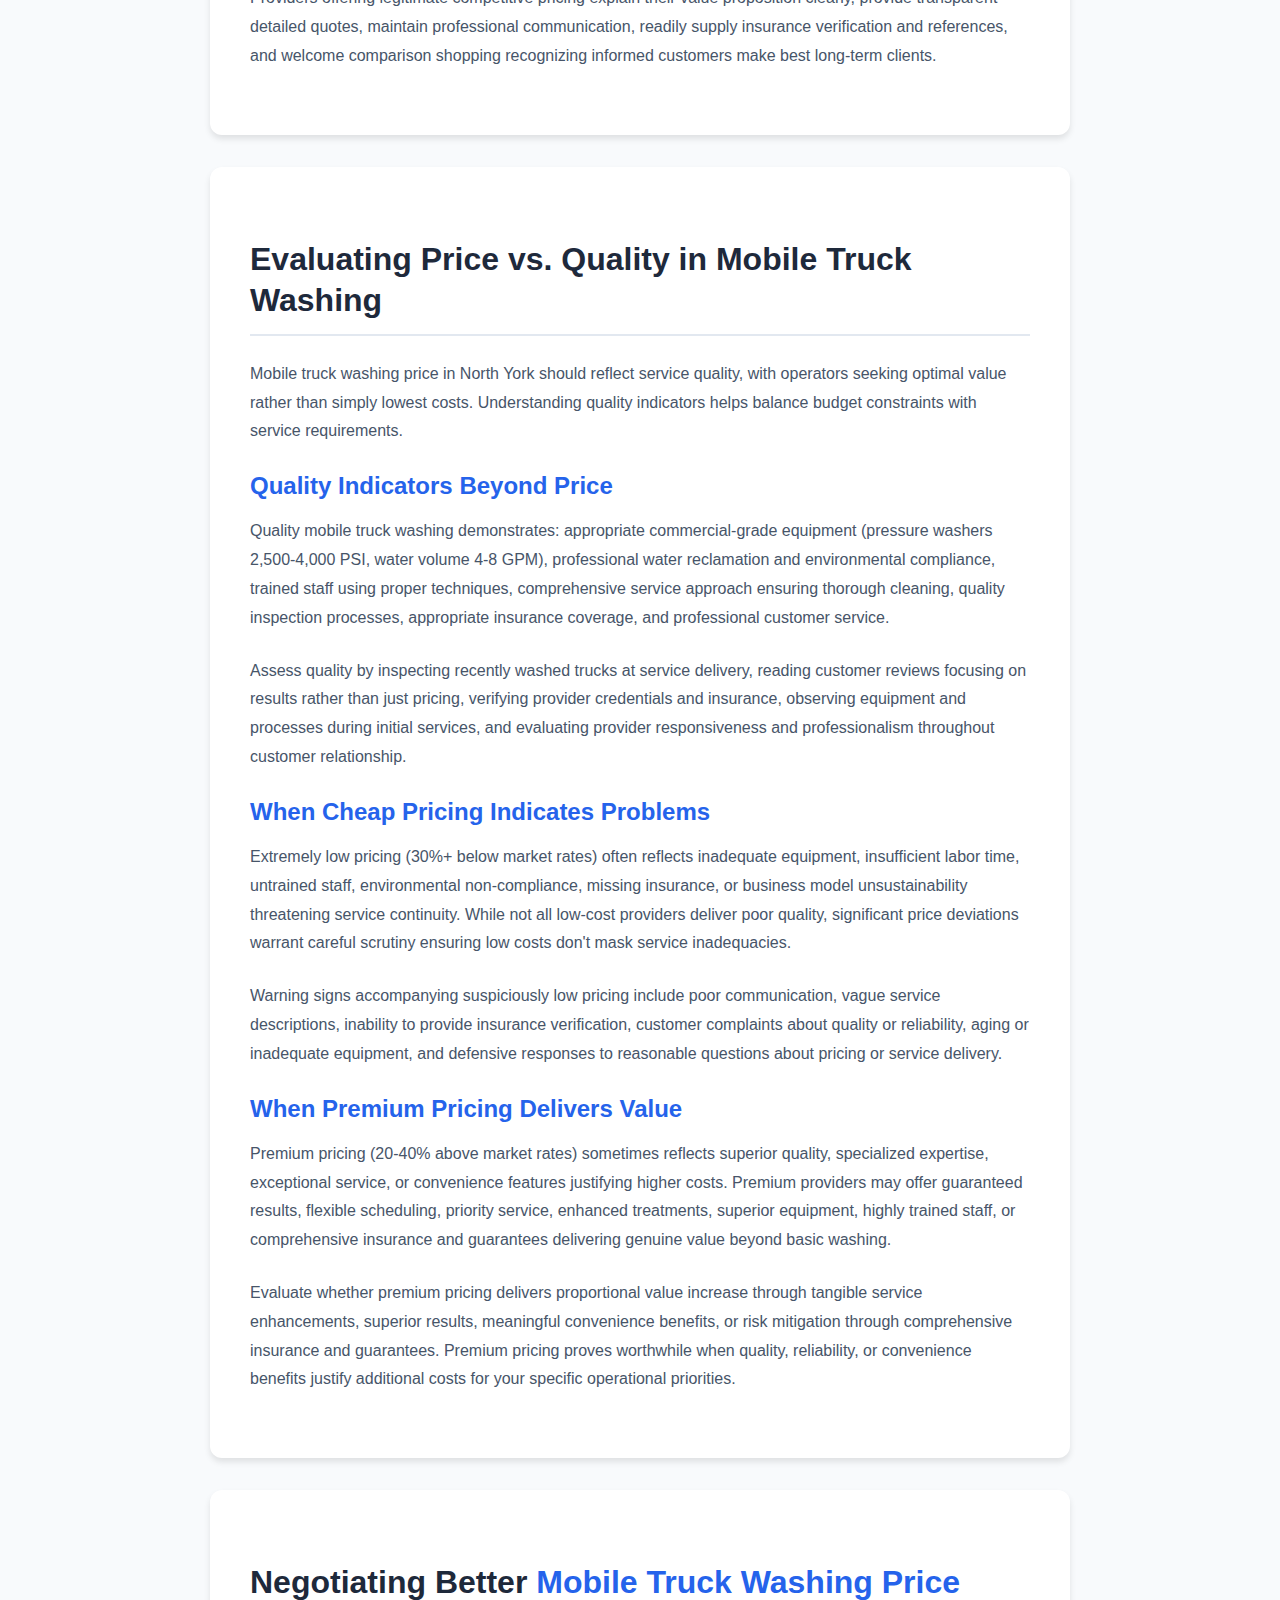
<file: mobile-truck-washing-price-north-york.html>
<!DOCTYPE html>
<html lang="en">
<head>
    <meta charset="UTF-8">
    <meta name="viewport" content="width=device-width, initial-scale=1.0">
    <title>Mobile Truck Washing Price North York: Complete Pricing Guide & Cost Breakdown</title>
    <meta name="description" content="Comprehensive guide to mobile truck washing prices in North York. Transparent pricing structures, detailed cost breakdowns, service packages, competitive rates, and everything you need to know about mobile truck washing costs.">
    <link rel="stylesheet" href="styles.css">
</head>
<body>
    <header>
        <div class="container">
            <h1>Mobile Truck Washing Price North York</h1>
            <p class="tagline">Transparent Pricing & Cost Information</p>
        </div>
    </header>

    <article class="container article-content">
        <div class="article-hero">
            <h1>Complete Guide to Mobile Truck Washing Price in North York</h1>
            <div class="article-meta">
                <span class="date">Updated: January 2025</span>
                <span class="category">Pricing Guide</span>
                <span class="rating">★★★★★ 5.0</span>
            </div>
        </div>

        <section class="article-section">
            <p class="intro-text">Understanding <a href="https://allseasonenterprise.com/mobile-truck-washing/">mobile truck washing price North York</a> structures helps commercial operators budget accurately, compare providers effectively, and select services matching their quality and cost requirements. This comprehensive 6,500+ word guide reveals transparent pricing information, detailed cost breakdowns, factors affecting rates, package options, volume discounts, and strategic insights for maximizing value from mobile truck washing services in North York.</p>
        </section>

        <section class="cta-section">
            <h2>Need Mobile Truck Washing Price Information?</h2>
            <p>Get transparent pricing and professional mobile truck washing services in North York. Competitive rates with no hidden fees.</p>
            <a href="https://allseasonenterprise.com/mobile-truck-washing/" class="btn-primary">Get A Free Quote</a>
            <p class="small-text">Mobile truck washing price North York - Serving commercial fleets throughout the Greater Toronto Area</p>
        </section>

        <section class="article-section">
            <h2>Understanding Mobile Truck Washing Price Structures in North York</h2>

            <p>Mobile truck washing pricing in North York follows structured models reflecting service scope, equipment requirements, labor intensity, and competitive market dynamics. Understanding these pricing structures enables operators to evaluate quotes accurately, compare providers meaningfully, and recognize value propositions beyond simple per-wash rates.</p>

            <h3>Base Service Pricing Models</h3>

            <p>Most mobile truck washing providers in North York use tiered pricing models offering multiple service levels at different price points. Base pricing typically ranges from $65 for express exterior washing to $175 for comprehensive heavy-duty cleaning, with standard full-service washing falling between $85-$110 per truck depending on provider, truck size, and service inclusions.</p>

            <p>Base pricing covers fundamental service components including travel to customer location, basic exterior washing, wheels and tires, standard drying, and basic attention to visible surfaces. Services beyond these basics—such as undercarriage washing, engine cleaning, interior detailing, waxing, or specialized treatments—typically incur additional charges itemized separately from base rates.</p>

            <h3>Volume-Based Pricing Structures</h3>

            <p>Mobile truck washing providers offer significant discounts for washing multiple trucks at single locations, recognizing that concentrated work reduces travel costs, setup time, and operational inefficiencies. Volume pricing typically reduces per-truck costs by 15-25% when washing 3+ trucks together compared to single-truck rates.</p>

            <div class="info-box">
                <h4>Typical Volume Pricing Structure</h4>
                <ul>
                    <li><strong>Single Truck:</strong> Full base rate ($85-110 for standard service)</li>
                    <li><strong>2 Trucks:</strong> 10% discount per truck ($77-99 each)</li>
                    <li><strong>3-5 Trucks:</strong> 15-20% discount per truck ($68-94 each)</li>
                    <li><strong>6-10 Trucks:</strong> 20-25% discount per truck ($64-88 each)</li>
                    <li><strong>11+ Trucks:</strong> 25-30% discount per truck ($60-83 each)</li>
                </ul>
            </div>

            <p>Volume discounts apply when trucks are washed during single service appointments at the same location. Providers generally require trucks be available simultaneously or in quick succession, as staging and coordination delays reduce efficiency gains justifying volume discounts.</p>

            <h3>Package and Subscription Pricing</h3>

            <p>Many mobile truck washing providers offer package programs and subscription models delivering additional savings beyond volume discounts. Pre-paid wash packages typically provide 10-20% discounts off regular per-wash rates, while monthly subscription programs guarantee fixed costs and priority scheduling in exchange for committed usage.</p>

            <p>Package pricing works well for operations with predictable washing needs, allowing budget certainty and eliminating per-transaction payment processing. However, packages require upfront payment and commitment to specific providers, making quality verification and provider reliability assessment critical before large package purchases.</p>
        </section>

        <section class="article-section">
            <h2>Detailed Cost Breakdown by Service Level</h2>

            <p>Mobile truck washing services in North York span multiple service levels, each with distinct pricing reflecting scope, time requirements, and value delivered. Understanding detailed cost breakdowns helps operators select appropriate service levels matching their needs and budgets.</p>

            <h3>Express Wash Service ($65-$85 per truck)</h3>

            <p>Express wash services provide quick exterior cleaning focused on removing visible dirt and maintaining basic appearance. These services typically complete in 15-25 minutes per truck using efficient processes prioritizing speed over comprehensive cleaning. Express washing includes basic exterior rinse, soap application, light scrubbing of heavily soiled areas, wheels and tires cleaning, and quick dry.</p>

            <p>Express services work well for regular maintenance washing when trucks aren't heavily soiled, providing frequent cleaning at affordable costs. However, express washing may not adequately address heavy buildup, specialized cleaning needs, or comprehensive appearance requirements demanding more thorough attention.</p>

            <h3>Standard Full Service ($85-$110 per truck)</h3>

            <p>Standard full service represents the most popular mobile truck washing option in North York, balancing comprehensive cleaning with reasonable pricing. Standard service typically requires 30-45 minutes per truck and includes complete exterior washing, thorough wheels and tires cleaning, undercarriage rinse, bug and tar removal, complete drying, and attention to detail ensuring professional results.</p>

            <div class="success-box">
                <h4>Standard Service Inclusions</h4>
                <ul>
                    <li><strong>Complete Exterior Wash:</strong> Thorough cleaning of all visible surfaces including cab, trailer, and body</li>
                    <li><strong>Wheels and Tires:</strong> Detailed cleaning removing brake dust, road grime, and buildup</li>
                    <li><strong>Undercarriage Rinse:</strong> Basic undercarriage washing removing salt, mud, and road chemicals</li>
                    <li><strong>Bug and Tar Removal:</strong> Treatment of problem areas with specialized products</li>
                    <li><strong>Complete Drying:</strong> Thorough drying preventing water spots and streaking</li>
                    <li><strong>Quality Inspection:</strong> Final review ensuring all areas meet professional standards</li>
                </ul>
            </div>

            <p>Standard service delivers professional results suitable for most commercial operations, maintaining fleet appearance standards that support business image and customer perception. This service level provides optimal value balancing cost with quality for regular maintenance washing.</p>

            <h3>Premium Wash Service ($110-$145 per truck)</h3>

            <p>Premium wash services provide enhanced cleaning beyond standard offerings, including additional time, specialized treatments, and comprehensive attention to all surfaces. Premium washing typically requires 45-60 minutes per truck and includes everything in standard service plus enhanced undercarriage cleaning, wheel well detailing, chrome polishing, trim restoration, protective sealant application, and meticulous attention ensuring superior results.</p>

            <p>Premium services suit operations where vehicle appearance significantly impacts customer perception, such as high-end delivery services, executive transportation, or businesses where fleet appearance represents critical brand image component. While more expensive than standard washing, premium services deliver noticeably superior results justifying costs for appearance-critical operations.</p>

            <h3>Heavy-Duty Cleaning ($135-$175 per truck)</h3>

            <p>Heavy-duty cleaning addresses severely soiled trucks, construction equipment, or vehicles requiring intensive cleaning beyond routine washing. These services use more powerful equipment, stronger cleaning solutions, extended labor time (60-90 minutes per truck), and specialized techniques removing heavy mud, industrial buildup, paint overspray, or other challenging contaminants.</p>

            <p>Heavy-duty pricing reflects increased material costs, equipment wear, labor intensity, and expertise required for challenging cleaning situations. While expensive on per-wash basis, heavy-duty cleaning often proves more economical than attempting multiple standard washes failing to adequately address severe soiling.</p>
        </section>

        <section class="article-section">
            <h2>Factors Affecting <a href="https://share.google/V4znGMKofRmgDYmds">Mobile Truck Washing Price North York</a></h2>

            <p>Multiple factors influence mobile truck washing pricing in North York beyond base service levels. Understanding these factors helps operators anticipate costs, evaluate quotes, and recognize when price variations reflect legitimate service differences versus arbitrary pricing.</p>

            <h3>Truck Size and Type</h3>

            <p>Truck size significantly impacts washing pricing as larger vehicles require more time, materials, and labor. Pricing typically segments by vehicle categories: light commercial trucks and vans ($65-95), standard commercial trucks and box trucks ($85-125), tractor-trailers and large trucks ($100-150), and specialized vehicles like tankers or cement trucks ($125-175).</p>

            <p>Type complexity also affects pricing—simple box trucks wash faster than vehicles with complex bodywork, multiple compartments, or specialized equipment requiring careful attention. Flatbed trucks generally cost less to wash than enclosed trailers, while refrigerated units, tankers, and specialized equipment command premium rates reflecting additional cleaning challenges.</p>

            <h3>Current Condition and Soil Level</h3>

            <p>Heavily soiled trucks require additional time, stronger cleaning solutions, and more intensive labor justifying higher pricing than routine maintenance washing. Providers may assess condition surcharges of 20-50% for trucks with heavy mud, excessive buildup, industrial contamination, or long periods since previous washing requiring extraordinary cleaning efforts.</p>

            <p>Regular washing prevents severe buildup requiring premium pricing, making frequent maintenance washing more economical than allowing trucks to become heavily soiled between infrequent cleanings. Operations maintaining consistent washing schedules typically pay standard rates, while those washing irregularly face higher costs addressing accumulated contamination.</p>

            <h3>Location and Travel Distance</h3>

            <p>Mobile truck washing pricing includes travel costs, with providers typically offering best rates within their primary service area and charging trip fees or surcharges for distant locations. Providers in North York generally serve the immediate area without trip fees, but may charge $25-50 for locations beyond 15-20 kilometer radius from their base.</p>

            <p>However, trip fees often waive for multi-truck appointments or regular scheduled services justifying travel costs through volume or consistency. Operations outside primary service areas can minimize or eliminate trip fees by coordinating multiple trucks, establishing regular schedules, or grouping washing with other nearby customers.</p>

            <h3>Service Frequency and Scheduling</h3>

            <p>Providers typically offer better rates for regular scheduled services compared to one-time appointments, recognizing that consistent business allows route planning, capacity forecasting, and relationship value justifying pricing concessions. Regular customers often receive 10-15% discounts versus occasional users, plus priority scheduling and flexible arrangements recognizing ongoing relationship value.</p>

            <p>Scheduling flexibility also impacts pricing—services booked well in advance allowing efficient route planning may cost less than emergency same-day requests requiring schedule disruption and inefficient routing. Off-peak scheduling (weekday afternoons, winter months) sometimes secures better rates than peak demand periods.</p>
        </section>

        <section class="cta-section">
            <h2>Ready for Transparent Mobile Truck Washing Pricing?</h2>
            <p>Get accurate quotes with no hidden fees. Professional mobile truck washing services throughout North York at competitive rates.</p>
            <a href="https://allseasonenterprise.com/mobile-truck-washing/" class="btn-primary">Get A Free Quote</a>
            <p class="small-text">Serving commercial fleets with transparent pricing and reliable service</p>
        </section>

        <section class="article-section">
            <h2>Comparing Mobile vs. Fixed-Location Truck Washing Prices</h2>

            <p>Understanding price differences between mobile and fixed-location truck washing helps operators select cost-effective service models matching their operational patterns and priorities.</p>

            <h3>Mobile Service Premium and Value Proposition</h3>

            <p>Mobile truck washing typically costs 20-40% more than comparable fixed-location services, reflecting additional expenses for equipment transport, travel time, flexible scheduling, and convenience premium. However, this pricing premium often proves economical when considering total costs including driver time, operational disruption, and productivity impacts.</p>

            <div class="info-box">
                <h4>Total Cost Comparison Example</h4>
                <p><strong>Fixed Location Service:</strong></p>
                <ul>
                    <li>Wash cost: $70 per truck</li>
                    <li>Driver time: 2 hours @ $30/hour = $60</li>
                    <li>Fuel and travel: $15</li>
                    <li><strong>Total: $145 per truck</strong></li>
                </ul>
                <p><strong>Mobile Service:</strong></p>
                <ul>
                    <li>Wash cost: $95 per truck</li>
                    <li>Driver time: 0 hours = $0</li>
                    <li>Fuel and travel: $0</li>
                    <li><strong>Total: $95 per truck</strong></li>
                </ul>
                <p><strong>Net savings with mobile: $50 per truck</strong></p>
            </div>

            <p>Operations valuing driver productivity, minimizing operational disruption, or lacking convenient fixed-location access often find mobile services deliver superior value despite higher nominal washing costs. Conversely, operations with available driver time, nearby fixed facilities, and budget priorities may prefer fixed-location savings.</p>

            <h3>When Fixed-Location Washing Makes Sense</h3>

            <p>Fixed-location washing offers better value for operations with individual trucks, flexible driver schedules, convenient facility access, and primary focus on minimizing direct washing costs. Single trucks washed occasionally, operations with tight cash budgets accepting time trade-offs, and situations where drivers have downtime during washing periods make fixed-location services economically attractive.</p>

            <p>Self-service facilities offer even greater savings ($25-40 per truck) for operations willing to invest labor time, though requiring washing skills, physical effort, and appropriate weather conditions. Self-service washing suits small operations, owner-operators, and budget-focused businesses accepting DIY trade-offs.</p>

            <h3>When Mobile Washing Delivers Better Value</h3>

            <p>Mobile washing proves most cost-effective for multi-truck operations, businesses valuing driver productivity, operations without convenient fixed-facility access, and situations prioritizing scheduling flexibility. Washing 3+ trucks together with mobile services typically costs less per truck than individual fixed-location washing when accounting for total costs.</p>

            <p>Mobile services also deliver superior value during inclement weather, for operations without appropriate washing facilities, when urgent cleaning is required, and for businesses where minimizing operational disruption justifies convenience premiums. Premium mobile pricing becomes economical when considering total operational impacts rather than simple per-wash costs.</p>
        </section>

        <section class="article-section">
            <h2>Hidden Costs and Fee Structures to Understand</h2>

            <p>Transparent mobile truck washing pricing requires understanding potential additional charges and fee structures beyond base service rates. Recognizing common add-ons and surcharges prevents quote surprises and enables accurate budgeting.</p>

            <h3>Common Additional Service Charges</h3>

            <p>Most mobile truck washing providers charge extra for services beyond standard washing, with common add-ons including: enhanced undercarriage cleaning ($15-30), engine compartment washing ($20-40), interior cleaning ($25-50), waxing and protective treatments ($30-60), heavy soil surcharges ($20-50), and specialized equipment or difficult access situations (quoted individually).</p>

            <p>Understanding which services are included in base pricing versus charged separately enables meaningful provider comparisons. Some providers advertise low base rates but charge separately for items others include, making their actual costs higher than initially apparent. Request detailed service descriptions clarifying exactly what base pricing includes before comparing rates.</p>

            <h3>Trip Fees and Minimum Charges</h3>

            <p>Mobile providers may charge trip fees for distant locations, minimum service fees for small appointments, or fuel surcharges during high gas price periods. Typical trip fees range $25-50 for locations beyond primary service areas, while minimum charges ensure small appointments (1-2 trucks) generate sufficient revenue justifying service dispatch.</p>

            <p>Trip fees and minimums often waive for regular customers, package purchasers, or appointments meeting volume thresholds. Ask about waiver policies and how to structure services minimizing or eliminating these additional charges through volume, frequency, or strategic scheduling.</p>

            <h3>Environmental and Administrative Fees</h3>

            <p>Some providers charge environmental fees ($3-8 per truck) covering wastewater disposal, water treatment, and regulatory compliance costs. Administrative fees may apply to package purchases, invoicing, or payment processing. While these fees are typically modest, they add to total costs and should be disclosed upfront in transparent pricing.</p>

            <p>Legitimate environmental fees reflect real compliance costs providers incur, but excessive or vague fees may indicate pricing opacity or revenue padding. Question any fees that seem excessive or poorly explained, and compare total-inclusive pricing across providers rather than base rates excluding fees.</p>
        </section>

        <section class="article-section">
            <h2>Package Programs and Volume Pricing Strategies</h2>

            <p>Strategic use of package programs and volume pricing maximizes value from <a href="https://maps.app.goo.gl/uNj4ZBpeda4Hn54M7">mobile truck washing price North York</a> services, reducing per-wash costs while maintaining quality standards.</p>

            <h3>Pre-Paid Wash Package Structures</h3>

            <p>Pre-paid wash packages allow purchasing multiple washes at discounted rates, typically offering 10-20% savings versus regular per-wash pricing. Common package structures include 10-wash packages (10-15% discount), 20-wash packages (15-20% discount), and 50-wash packages (20-25% discount for large fleets).</p>

            <div class="success-box">
                <h4>Package Pricing Example</h4>
                <ul>
                    <li><strong>Single Wash Rate:</strong> $95 per truck (standard service)</li>
                    <li><strong>10-Wash Package:</strong> $855 total = $85.50/wash (10% savings)</li>
                    <li><strong>20-Wash Package:</strong> $1,615 total = $80.75/wash (15% savings)</li>
                    <li><strong>50-Wash Package:</strong> $3,800 total = $76/wash (20% savings)</li>
                </ul>
            </div>

            <p>Package programs work best for operations with predictable washing needs, quality providers deserving loyalty, and budgets accommodating upfront investment. Calculate realistic annual usage before purchasing packages, ensuring commitments match actual needs and avoiding waste from unused washes expiring before consumption.</p>

            <h3>Monthly Subscription Programs</h3>

            <p>Some mobile truck washing providers offer monthly subscription programs providing unlimited or fixed-number washing for set monthly fees. Subscription pricing delivers maximum savings for high-frequency operations, budget certainty through fixed costs, and priority scheduling as valued regular customers.</p>

            <p>Typical subscription structures include: basic plans ($200-300/month for 4-6 washes), standard plans ($400-600/month for 8-12 washes), and premium unlimited plans ($800-1,200/month for operations requiring frequent washing). Subscriptions suit high-mileage operations, customer-facing businesses prioritizing appearance, and fleets requiring regular maintenance regardless of seasonal variations.</p>

            <h3>Optimizing Volume Discounts</h3>

            <p>Maximizing volume discount benefits requires coordinating washing appointments to concentrate trucks at single locations. Operations with multiple locations can rotate services between facilities ensuring each appointment meets volume thresholds, or coordinate with other nearby businesses sharing providers and benefiting from combined volume.</p>

            <p>Schedule washing when maximum trucks are available simultaneously, communicate clearly with providers about truck counts and timing, and maintain reliable appointment scheduling making your volume valuable to providers. Consistent volume customers often negotiate additional discounts beyond standard volume pricing, securing custom rates reflecting relationship value.</p>
        </section>

        <section class="article-section">
            <h2>Seasonal Pricing Variations and Timing Strategies</h2>

            <p>Mobile truck washing prices in North York vary seasonally based on demand, operational costs, and weather conditions. Understanding seasonal patterns enables strategic timing maximizing value and minimizing costs.</p>

            <h3>Winter Price Premiums</h3>

            <p>Winter represents peak demand season for truck washing in North York due to road salt, ice buildup, and harsh conditions requiring frequent cleaning. Many providers raise prices 20-40% during winter months (December-March) reflecting increased operational costs from heating requirements, frozen equipment challenges, reduced equipment lifespan, and peak demand allowing premium pricing.</p>

            <p>Despite higher costs, winter washing becomes more important preventing salt corrosion and ice damage accelerating vehicle deterioration. Budget winter washing costs appropriately, but don't reduce frequency as prevention costs less than corrosion damage and paint failure from extended salt exposure.</p>

            <h3>Spring and Summer Optimal Pricing</h3>

            <p>Spring and summer (April-September) offer most competitive mobile truck washing pricing with moderate temperatures, minimal weather complications, and competitive market pressure encouraging promotional pricing. Many providers offer spring cleaning specials, package purchase incentives, or new customer promotions during these seasons building customer bases and capturing market share.</p>

            <p>Time major package purchases during spring promotional periods securing best per-wash rates for upcoming year. Summer provides ideal season for establishing regular washing schedules, testing new providers, and optimizing fleet maintenance programs without weather complications or seasonal price premiums.</p>

            <h3>Fall Transition Period</h3>

            <p>Fall (October-November) represents transition period with moderate pricing between summer lows and winter premiums. Many providers offer fall preparation packages encouraging thorough cleaning before winter onset, often at competitive rates building winter customer relationships. Fall presents opportunity to secure favorable winter service agreements before seasonal demand peaks and pricing increases.</p>

            <p>Schedule comprehensive fall cleaning preparing trucks for winter, negotiate winter service packages at pre-season rates, and establish relationships with reliable providers before winter demand creates scheduling challenges and pricing power shifts toward providers.</p>
        </section>

        <section class="article-section">
            <h2>Getting Accurate Mobile Truck Washing Price Quotes</h2>

            <p>Obtaining accurate, comparable quotes requires providing complete information and asking appropriate questions ensuring quotes reflect actual service delivery and total costs.</p>

            <h3>Information to Provide When Requesting Quotes</h3>

            <p>Accurate quotes require: truck type and size specifications, current condition and typical soil level, washing frequency and volume requirements, location address and access details, preferred scheduling flexibility, service inclusions needed (undercarriage, engine, etc.), and budget parameters or target pricing.</p>

            <div class="highlight-box">
                <h4>Questions to Ask When Requesting Quotes</h4>
                <ul>
                    <li>What exactly is included in base service pricing?</li>
                    <li>Are there additional fees (trip, environmental, fuel) beyond quoted rates?</li>
                    <li>What volume discounts apply for washing multiple trucks?</li>
                    <li>Do you offer package programs or subscription discounts?</li>
                    <li>How do seasonal factors affect pricing throughout the year?</li>
                    <li>What surcharges might apply to heavily soiled vehicles?</li>
                    <li>Is pricing guaranteed or subject to change at service delivery?</li>
                    <li>What is your damage policy and insurance coverage?</li>
                    <li>Can you provide references from similar commercial customers?</li>
                    <li>What payment terms and methods do you accept?</li>
                </ul>
            </div>

            <h3>Comparing Quotes Meaningfully</h3>

            <p>Meaningful quote comparison requires evaluating total costs including all fees, service inclusions comprehensiveness, provider reliability and reputation, scheduling flexibility, quality standards and guarantees, and insurance coverage adequacy. The lowest base rate often proves most expensive when accounting for limited inclusions, hidden fees, unreliable service, or quality problems requiring rework.</p>

            <p>Compare 3-5 providers requesting identical service descriptions ensuring comparable quotes, check references and reviews assessing reliability beyond pricing, verify insurance coverage protecting your operations, and test providers with single services before large commitments ensuring quality matches pricing expectations.</p>

            <h3>Red Flags in Mobile Truck Washing Pricing</h3>

            <p>Warning signs of problematic pricing include: rates significantly below market (30%+ under competitors) suggesting corner-cutting or inadequate service, vague or incomplete service descriptions making comparison impossible, unwillingness to provide written quotes or detailed pricing breakdowns, pressure tactics encouraging immediate decisions without comparison, and inability or refusal to provide insurance certificates or references.</p>

            <p>Providers offering legitimate competitive pricing explain their value proposition clearly, provide transparent detailed quotes, maintain professional communication, readily supply insurance verification and references, and welcome comparison shopping recognizing informed customers make best long-term clients.</p>
        </section>

        <section class="article-section">
            <h2>Evaluating Price vs. Quality in Mobile Truck Washing</h2>

            <p>Mobile truck washing price in North York should reflect service quality, with operators seeking optimal value rather than simply lowest costs. Understanding quality indicators helps balance budget constraints with service requirements.</p>

            <h3>Quality Indicators Beyond Price</h3>

            <p>Quality mobile truck washing demonstrates: appropriate commercial-grade equipment (pressure washers 2,500-4,000 PSI, water volume 4-8 GPM), professional water reclamation and environmental compliance, trained staff using proper techniques, comprehensive service approach ensuring thorough cleaning, quality inspection processes, appropriate insurance coverage, and professional customer service.</p>

            <p>Assess quality by inspecting recently washed trucks at service delivery, reading customer reviews focusing on results rather than just pricing, verifying provider credentials and insurance, observing equipment and processes during initial services, and evaluating provider responsiveness and professionalism throughout customer relationship.</p>

            <h3>When Cheap Pricing Indicates Problems</h3>

            <p>Extremely low pricing (30%+ below market rates) often reflects inadequate equipment, insufficient labor time, untrained staff, environmental non-compliance, missing insurance, or business model unsustainability threatening service continuity. While not all low-cost providers deliver poor quality, significant price deviations warrant careful scrutiny ensuring low costs don't mask service inadequacies.</p>

            <p>Warning signs accompanying suspiciously low pricing include poor communication, vague service descriptions, inability to provide insurance verification, customer complaints about quality or reliability, aging or inadequate equipment, and defensive responses to reasonable questions about pricing or service delivery.</p>

            <h3>When Premium Pricing Delivers Value</h3>

            <p>Premium pricing (20-40% above market rates) sometimes reflects superior quality, specialized expertise, exceptional service, or convenience features justifying higher costs. Premium providers may offer guaranteed results, flexible scheduling, priority service, enhanced treatments, superior equipment, highly trained staff, or comprehensive insurance and guarantees delivering genuine value beyond basic washing.</p>

            <p>Evaluate whether premium pricing delivers proportional value increase through tangible service enhancements, superior results, meaningful convenience benefits, or risk mitigation through comprehensive insurance and guarantees. Premium pricing proves worthwhile when quality, reliability, or convenience benefits justify additional costs for your specific operational priorities.</p>
        </section>

        <section class="article-section">
            <h2>Negotiating Better <a href="https://juteakter965.github.io/All-Season-Enterprise-Mobile-Truck-Washing/mobile-truck-washing.html">Mobile Truck Washing Price North York</a> Rates</h2>

            <p>Commercial operators can often negotiate better pricing through volume commitments, relationship building, and strategic negotiation approaches recognizing mutual benefits from long-term customer relationships.</p>

            <h3>Volume Commitment Negotiations</h3>

            <p>Providers value reliable volume business justifying price concessions beyond standard volume discounts. Operators washing multiple trucks regularly can negotiate 10-20% additional discounts by committing to exclusive relationships, predictable usage schedules, and flexible scheduling accommodating provider routing efficiency.</p>

            <p>Approach providers with documented usage history, commit to specific monthly volumes with willingness to sign service agreements, offer scheduling flexibility reducing provider operational constraints, and demonstrate professional reliable customer behavior justifying preferential pricing. Volume negotiations succeed best with quality providers appreciating relationship value beyond transactional interactions.</p>

            <h3>Long-Term Contract Benefits</h3>

            <p>Annual or multi-year service contracts often secure better pricing than month-to-month arrangements, with providers offering 15-25% discounts in exchange for committed business and revenue predictability. Contracts typically guarantee fixed pricing protecting against seasonal increases or market rate inflation while securing priority scheduling and service guarantees.</p>

            <p>Negotiate contracts after establishing provider relationships confirming quality and reliability, include clear service standards and termination provisions protecting your interests, verify pricing remains competitive over contract duration, and ensure contracts include performance guarantees and dispute resolution processes maintaining service accountability.</p>

            <h3>Strategic Timing for Best Rates</h3>

            <p>Negotiate annual agreements during slow periods (late fall, early winter) when providers seek to lock in committed revenue before low-demand months. Providers prove most flexible during business cycles with excess capacity, making strategic timing often securing better rates than peak season negotiations when demand exceeds supply.</p>

            <p>Monitor provider promotions and competitive market dynamics, maintain relationships with multiple providers creating competitive pressure, and time major service decisions around periods maximizing negotiating leverage. Professional operators who present themselves as desirable long-term customers, communicate clearly, pay reliably, and demonstrate operational maturity secure best pricing through relationship value rather than aggressive negotiation tactics.</p>
        </section>

        <section class="article-section">
            <h2>Mobile Truck Washing Price for Specialized Vehicles</h2>

            <p>Specialized commercial vehicles often require custom pricing reflecting unique cleaning challenges, equipment requirements, and expertise needed beyond standard truck washing.</p>

            <h3>Refrigerated Unit Pricing</h3>

            <p>Refrigerated trucks and trailers require careful attention to sensitive components, drainage systems, and temperature control equipment. Specialized cleaning for reefer units typically costs 20-30% above standard truck washing rates ($105-135 per unit) reflecting additional time, careful technique requirements, and expertise ensuring cooling systems remain protected during washing processes.</p>

            <h3>Tanker and Specialized Equipment</h3>

            <p>Tankers, cement trucks, waste haulers, and other specialized equipment present unique cleaning challenges requiring specialized knowledge, appropriate chemical selection, and extended labor time. Pricing for specialized equipment typically ranges $125-200 per vehicle depending on complexity, contamination level, and regulatory requirements affecting washing processes.</p>

            <p>Food-grade tankers and pharmaceutical transport require additional sanitation protocols, documentation, and quality standards commanding premium pricing reflecting compliance requirements beyond visual cleanliness. Providers serving specialized equipment should demonstrate relevant experience, appropriate certifications, and understanding of industry-specific requirements.</p>

            <h3>Fleet Vehicle Types and Mixed Pricing</h3>

            <p>Operations with mixed fleet types (vans, trucks, trailers, specialized equipment) benefit from customized pricing structures reflecting each vehicle category while maintaining volume discount benefits across entire fleet. Providers typically tier pricing by vehicle size and complexity: light commercial ($65-85), standard trucks ($85-110), large trucks and trailers ($100-135), and specialized equipment ($125-175).</p>

            <p>Negotiate blended rates for mixed fleets calculating average per-vehicle costs across all types, ensuring volume discounts apply to total fleet size rather than individual vehicle categories. Mixed fleet operators provide steady diverse business justifying creative pricing structures benefiting both provider efficiency and customer cost control.</p>
        </section>

        <section class="faq-section">
            <h2>Frequently Asked Questions About Mobile Truck Washing Prices in North York</h2>

            <div class="faq-item">
                <h3>What is the average cost of mobile truck washing in North York?</h3>
                <p>Mobile truck washing in North York typically costs $85-$110 per truck for standard full-service washing including complete exterior cleaning, wheels and tires, basic undercarriage rinse, and thorough drying. Express services cost $65-$85 for quick exterior washing, while premium services range $110-$145 for enhanced cleaning with additional treatments. Heavy-duty cleaning for severely soiled trucks costs $135-$175. Multi-truck volume pricing reduces per-truck costs by 15-25% when washing 3+ vehicles together at the same location.</p>
            </div>

            <div class="faq-item">
                <h3>Is mobile truck washing more expensive than fixed-location services?</h3>
                <p>Mobile truck washing typically costs 20-40% more than comparable fixed-location services due to equipment transport, travel time, and convenience premium. However, mobile washing often proves more economical when considering total costs including driver time, fuel, operational disruption, and productivity impacts. For operations washing multiple trucks or where driver time is valuable, mobile services frequently deliver better total value despite higher nominal washing costs. Single trucks washed by available drivers near convenient fixed facilities may find fixed-location washing more economical.</p>
            </div>

            <div class="faq-item">
                <h3>Do mobile truck washing services charge extra for travel?</h3>
                <p>Most mobile truck washing providers in North York serve their primary service area without trip fees, typically covering 15-20 kilometer radius from their base. Locations beyond primary service areas may incur trip fees of $25-50, though these charges often waive for multi-truck appointments, regular scheduled services, or package customers. Ask providers about their service area and trip fee policies when requesting quotes, and coordinate multiple trucks or establish regular schedules to minimize or eliminate travel charges.</p>
            </div>

            <div class="faq-item">
                <h3>Can I save money by purchasing wash packages?</h3>
                <p>Yes, pre-paid wash packages typically deliver 10-20% savings versus regular per-wash pricing. Common package structures include 10-wash packages (10-15% discount), 20-wash packages (15-20% discount), and larger packages for fleets (20-25% discount). However, packages require upfront payment and commitment to specific providers, making it essential to verify provider quality and reliability before large purchases. Calculate realistic usage ensuring package commitments match actual needs and avoid waste from unused washes expiring before consumption. Package programs work best for operations with predictable washing needs and proven provider relationships.</p>
            </div>

            <div class="faq-item">
                <h3>What factors increase mobile truck washing prices?</h3>
                <p>Several factors increase mobile truck washing costs: larger truck size (trailers cost more than vans), heavy soil or long periods since previous washing (20-50% surcharges), specialized vehicles requiring careful attention (refrigerated units, tankers), winter season operations (20-40% winter premiums), distant locations beyond primary service areas (trip fees $25-50), and additional services like undercarriage cleaning, engine washing, or interior detailing. Regular washing prevents heavy buildup surcharges, while coordinating multiple trucks and establishing scheduled service reduces per-truck costs through volume discounts and relationship benefits.</p>
            </div>

            <div class="faq-item">
                <h3>How do volume discounts work for mobile truck washing?</h3>
                <p>Mobile truck washing providers offer significant discounts for washing multiple trucks at single locations, typically reducing per-truck costs by 15-25% when washing 3+ trucks together. Volume pricing reflects operational efficiency from concentrated work, reduced travel time, and setup cost spreading. Typical structures: 2 trucks (10% discount), 3-5 trucks (15-20% discount), 6-10 trucks (20-25% discount), 11+ trucks (25-30% discount or custom rates). Volume discounts require trucks be available during single appointments at the same location, as staging delays reduce efficiency justifying discounts. Coordinate washing schedules maximizing trucks available simultaneously to optimize volume benefits.</p>
            </div>

            <div class="faq-item">
                <h3>Does mobile truck washing pricing include all services?</h3>
                <p>Base mobile truck washing pricing typically includes exterior washing, wheels and tires, standard drying, and basic attention to visible surfaces. However, services like enhanced undercarriage cleaning ($15-30), engine compartment washing ($20-40), interior cleaning ($25-50), waxing ($30-60), and heavy soil treatments may cost extra. Inclusions vary by provider—some include more in base pricing while others charge separately for items competitors include. Request detailed service descriptions clarifying exactly what base pricing includes, ensuring meaningful comparisons and accurate budgeting. Transparent providers clearly specify inclusions and additional charges upfront without hidden fees.</p>
            </div>

            <div class="faq-item">
                <h3>How much do mobile truck washing prices increase in winter?</h3>
                <p>Winter mobile truck washing in North York typically costs 20-40% more than summer rates due to increased operational expenses from heating requirements, frozen equipment challenges, reduced equipment lifespan, and peak demand from road salt and winter conditions. While more expensive, winter washing becomes more important preventing salt corrosion and ice damage accelerating vehicle deterioration. Budget appropriately for winter price premiums but maintain or increase washing frequency as prevention costs less than corrosion damage from extended salt exposure. Some providers offer winter service packages or contracts locking in fixed rates protecting against seasonal price fluctuations.</p>
            </div>

            <div class="faq-item">
                <h3>Can I negotiate better mobile truck washing rates?</h3>
                <p>Yes, many mobile truck washing providers negotiate better rates for volume commitments, long-term contracts, and valuable customer relationships. Operators washing multiple trucks regularly can often secure 10-20% additional discounts beyond standard volume pricing by committing to exclusive relationships, predictable usage schedules, and flexible scheduling accommodating provider efficiency. Present documented usage history, offer service agreements committing to volume, demonstrate professional reliable customer behavior, and negotiate during provider slow periods when they seek to lock in committed revenue. Building positive long-term relationships often delivers better pricing than aggressive negotiation, as providers value reliable customers justifying preferential rates.</p>
            </div>

            <div class="faq-item">
                <h3>What should I watch for in mobile truck washing pricing quotes?</h3>
                <p>Watch for: vague or incomplete service descriptions preventing meaningful comparison, rates significantly below market (30%+ under competitors) suggesting inadequate service, hidden fees not disclosed in initial quotes (trip charges, environmental fees, surcharges), unwillingness to provide written detailed quotes, inability to verify insurance coverage, and pressure tactics encouraging immediate decisions without comparison. Quality providers offer transparent detailed pricing, clearly explain what's included, readily provide insurance verification and references, and welcome comparison shopping. Compare 3-5 providers requesting identical service descriptions, verify insurance coverage, check references and reviews, and test providers with single services before large package commitments ensuring quality matches pricing expectations.</p>
            </div>
        </section>

        <section class="map-section">
            <h2>Find Mobile Truck Washing Services in North York</h2>
            <p>All Season Enterprise provides professional mobile truck washing throughout North York and surrounding areas with transparent pricing and competitive rates.</p>
            <div class="map-container">
                <iframe src="https://www.google.com/maps/embed?pb=!1m18!1m12!1m3!1d352649.23350889323!2d-79.96810801451018!3d43.737739744786715!2m3!1f0!2f0!3f0!3m2!1i1024!2i768!4f13.1!3m3!1m2!1s0xa4af7e822c24fec7%3A0xfc3ed995175bfd0a!2sAll%20Season%20Enterprise%20inc.!5e1!3m2!1sen!2sus!4v1762802386576!5m2!1sen!2sus" width="600" height="450" style="border:0;" allowfullscreen="" loading="lazy" referrerpolicy="no-referrer-when-downgrade"></iframe>
            </div>
        </section>

    </article>

    <footer>
        <div class="container">
            <div class="footer-content">
                <div class="footer-section">
                    <h3>All Season Enterprise</h3>
                    <p>Professional mobile truck washing services in North York with transparent pricing and competitive rates</p>
                </div>
                <div class="footer-section">
                    <h3>Contact Us</h3>
                    <p><strong>Address:</strong> 2645 Jane St, North York, ON M3L 2J3, Canada</p>
                    <p><strong>Phone:</strong> <a href="tel:+14168290060">+1 416-829-0060</a></p>
                </div>
                <div class="footer-section">
                    <h3>Service Area</h3>
                    <p>Serving all of North York and Greater Toronto Area</p>
                </div>
            </div>
            <div class="footer-bottom">
                <p>&copy; 2025 All Season Enterprise. All rights reserved.</p>
                <p>Mobile truck washing price North York - Transparent pricing and professional service</p>
            </div>
        </div>
    </footer>
</body>
</html>
</file>
<file: styles.css>
/* CSS Variables for Consistent Theming */
:root {
    --primary-color: #2563eb;
    --primary-hover: #1d4ed8;
    --secondary-color: #64748b;
    --text-primary: #1e293b;
    --text-secondary: #475569;
    --text-light: #64748b;
    --bg-primary: #ffffff;
    --bg-secondary: #f8fafc;
    --bg-tertiary: #f1f5f9;
    --border-color: #e2e8f0;
    --success-color: #10b981;
    --warning-color: #f59e0b;
    --info-color: #3b82f6;
    --shadow-sm: 0 1px 2px rgba(0, 0, 0, 0.05);
    --shadow-md: 0 4px 6px rgba(0, 0, 0, 0.1);
    --shadow-lg: 0 10px 15px rgba(0, 0, 0, 0.1);
    --border-radius: 8px;
    --border-radius-lg: 12px;
    --transition: all 0.3s ease;
}

/* Global Styles */
* {
    margin: 0;
    padding: 0;
    box-sizing: border-box;
}

body {
    font-family: -apple-system, BlinkMacSystemFont, 'Segoe UI', 'Roboto', 'Oxygen', 'Ubuntu', 'Cantarell', sans-serif;
    line-height: 1.6;
    color: var(--text-primary);
    background-color: var(--bg-secondary);
}

.container {
    max-width: 1200px;
    margin: 0 auto;
    padding: 0 20px;
}

/* Typography */
h1, h2, h3, h4, h5, h6 {
    line-height: 1.3;
    margin-bottom: 1rem;
    color: var(--text-primary);
    font-weight: 700;
}

h1 { font-size: 2.5rem; }
h2 { font-size: 2rem; }
h3 { font-size: 1.5rem; }
h4 { font-size: 1.25rem; }

p {
    margin-bottom: 1rem;
    color: var(--text-secondary);
}

a {
    color: var(--primary-color);
    text-decoration: none;
    transition: var(--transition);
}

a:hover {
    color: var(--primary-hover);
}

/* Header Styles */
header {
    background: linear-gradient(135deg, var(--primary-color) 0%, #1e40af 100%);
    color: white;
    padding: 3rem 0;
    text-align: center;
    box-shadow: var(--shadow-md);
}

header h1 {
    color: white;
    margin-bottom: 0.5rem;
    font-size: 2.5rem;
}

header .tagline {
    font-size: 1.25rem;
    opacity: 0.95;
    color: white;
}

/* Main Content */
main {
    padding: 3rem 0;
}

main > section {
    margin-bottom: 4rem;
}

/* Featured Article Section */
.featured-article {
    background: var(--bg-primary);
    padding: 2.5rem;
    border-radius: var(--border-radius-lg);
    box-shadow: var(--shadow-lg);
    margin-bottom: 3rem;
    border-left: 4px solid var(--primary-color);
}

.featured-article .badge {
    display: inline-block;
    background: var(--primary-color);
    color: white;
    padding: 0.5rem 1rem;
    border-radius: 20px;
    font-size: 0.875rem;
    font-weight: 600;
    margin-bottom: 1rem;
}

.featured-article h2 {
    font-size: 2rem;
    margin-bottom: 1rem;
    color: var(--text-primary);
}

.featured-article p {
    font-size: 1.1rem;
    line-height: 1.7;
    margin-bottom: 1.5rem;
}

/* Button Styles */
.btn-primary, .btn-secondary {
    display: inline-block;
    padding: 0.875rem 2rem;
    border-radius: var(--border-radius);
    font-weight: 600;
    text-align: center;
    transition: var(--transition);
    cursor: pointer;
    border: none;
    font-size: 1rem;
}

.btn-primary {
    background: var(--primary-color);
    color: white;
}

.btn-primary:hover {
    background: var(--primary-hover);
    transform: translateY(-2px);
    box-shadow: var(--shadow-md);
}

.btn-secondary {
    background: var(--bg-tertiary);
    color: var(--text-primary);
    border: 2px solid var(--border-color);
}

.btn-secondary:hover {
    background: var(--bg-primary);
    border-color: var(--primary-color);
    color: var(--primary-color);
}

/* Reviews Section */
.reviews h2 {
    text-align: center;
    margin-bottom: 2.5rem;
    font-size: 2rem;
}

.review-grid {
    display: grid;
    grid-template-columns: repeat(auto-fit, minmax(320px, 1fr));
    gap: 2rem;
    margin-bottom: 2rem;
}

.review-card {
    background: var(--bg-primary);
    padding: 2rem;
    border-radius: var(--border-radius-lg);
    box-shadow: var(--shadow-md);
    transition: var(--transition);
    border: 1px solid var(--border-color);
}

.review-card:hover {
    transform: translateY(-5px);
    box-shadow: var(--shadow-lg);
    border-color: var(--primary-color);
}

.review-header {
    display: flex;
    justify-content: space-between;
    align-items: start;
    margin-bottom: 1rem;
}

.review-card h3 {
    color: var(--text-primary);
    margin-bottom: 0.5rem;
}

.rating {
    display: flex;
    align-items: center;
    gap: 0.5rem;
    flex-shrink: 0;
}

.stars {
    color: #fbbf24;
    font-size: 1.25rem;
}

.rating-number {
    font-weight: 700;
    color: var(--text-primary);
}

.review-excerpt {
    color: var(--text-secondary);
    margin-bottom: 1.5rem;
    line-height: 1.6;
}

.review-meta {
    display: flex;
    flex-wrap: wrap;
    gap: 1rem;
    margin-bottom: 1.5rem;
    font-size: 0.875rem;
}

.review-meta span {
    color: var(--text-light);
}

.review-meta .category {
    background: var(--bg-tertiary);
    padding: 0.25rem 0.75rem;
    border-radius: 12px;
    font-weight: 500;
}

.review-meta .date {
    font-weight: 500;
}

.review-meta .word-count {
    color: var(--primary-color);
    font-weight: 600;
}

/* Categories Section */
.categories h2 {
    text-align: center;
    margin-bottom: 2.5rem;
}

.category-grid {
    display: grid;
    grid-template-columns: repeat(auto-fit, minmax(280px, 1fr));
    gap: 1.5rem;
}

.category-card {
    background: var(--bg-primary);
    padding: 2rem;
    border-radius: var(--border-radius);
    box-shadow: var(--shadow-sm);
    transition: var(--transition);
    text-align: center;
    border: 1px solid var(--border-color);
}

.category-card:hover {
    box-shadow: var(--shadow-md);
    transform: translateY(-3px);
    border-color: var(--primary-color);
}

.category-card h3 {
    color: var(--text-primary);
    margin-bottom: 0.5rem;
}

.category-count {
    color: var(--primary-color);
    font-weight: 700;
    font-size: 0.875rem;
    margin-bottom: 0.5rem;
}

.category-card p:last-child {
    color: var(--text-secondary);
    font-size: 0.95rem;
}

/* Top Rated Section */
.top-rated h2 {
    text-align: center;
    margin-bottom: 2.5rem;
}

.ranking-list {
    display: flex;
    flex-direction: column;
    gap: 1.5rem;
}

.ranking-item {
    display: flex;
    gap: 1.5rem;
    background: var(--bg-primary);
    padding: 2rem;
    border-radius: var(--border-radius-lg);
    box-shadow: var(--shadow-md);
    align-items: start;
    border: 1px solid var(--border-color);
    transition: var(--transition);
}

.ranking-item:hover {
    box-shadow: var(--shadow-lg);
    border-color: var(--primary-color);
}

.rank-badge {
    flex-shrink: 0;
    width: 60px;
    height: 60px;
    border-radius: 50%;
    display: flex;
    align-items: center;
    justify-content: center;
    font-weight: 800;
    font-size: 1.25rem;
    color: white;
}

.rank-badge.gold {
    background: linear-gradient(135deg, #fbbf24 0%, #f59e0b 100%);
}

.rank-badge.silver {
    background: linear-gradient(135deg, #94a3b8 0%, #64748b 100%);
}

.rank-badge.bronze {
    background: linear-gradient(135deg, #fb923c 0%, #f97316 100%);
}

.ranking-info h3 {
    margin-bottom: 0.75rem;
    color: var(--text-primary);
}

.ranking-info p {
    margin-bottom: 1rem;
    line-height: 1.6;
}

.ranking-info .rating {
    margin-top: 1rem;
}

.ranking-info .rating span:last-child {
    color: var(--text-light);
    font-size: 0.875rem;
}

/* Comparison Table */
.comparison h2 {
    text-align: center;
    margin-bottom: 2.5rem;
}

.table-responsive {
    overflow-x: auto;
    background: var(--bg-primary);
    border-radius: var(--border-radius-lg);
    box-shadow: var(--shadow-md);
    padding: 1.5rem;
}

.comparison-table {
    width: 100%;
    border-collapse: collapse;
}

.comparison-table thead {
    background: var(--bg-tertiary);
}

.comparison-table th {
    padding: 1rem;
    text-align: left;
    font-weight: 700;
    color: var(--text-primary);
    border-bottom: 2px solid var(--border-color);
}

.comparison-table td {
    padding: 1rem;
    border-bottom: 1px solid var(--border-color);
    color: var(--text-secondary);
}

.comparison-table tbody tr:hover {
    background: var(--bg-secondary);
}

.comparison-table strong {
    color: var(--text-primary);
}

/* Info Box Styles */
.info-box, .success-box, .warning-box, .highlight-box {
    padding: 2rem;
    border-radius: var(--border-radius);
    margin: 2rem 0;
    border-left: 4px solid;
}

.info-box {
    background: #eff6ff;
    border-color: var(--info-color);
}

.success-box {
    background: #f0fdf4;
    border-color: var(--success-color);
}

.warning-box {
    background: #fffbeb;
    border-color: var(--warning-color);
}

.highlight-box {
    background: var(--bg-tertiary);
    border-color: var(--primary-color);
}

.info-box h2, .success-box h2, .warning-box h2, .highlight-box h2 {
    margin-bottom: 1rem;
}

.info-box ul, .success-box ul, .warning-box ul, .highlight-box ul {
    margin-left: 1.5rem;
}

.info-box li, .success-box li, .warning-box li, .highlight-box li {
    margin-bottom: 0.75rem;
    color: var(--text-secondary);
}

.info-box strong, .success-box strong, .warning-box strong, .highlight-box strong {
    color: var(--text-primary);
}

/* Footer Styles */
footer {
    background: var(--text-primary);
    color: white;
    padding: 2rem 0;
    text-align: center;
    margin-top: 4rem;
}

footer p {
    color: rgba(255, 255, 255, 0.8);
    margin-bottom: 0.5rem;
}

/* Article Page Styles */
.article-content {
    max-width: 900px;
}

.article-hero {
    background: var(--bg-primary);
    padding: 3rem;
    border-radius: var(--border-radius-lg);
    box-shadow: var(--shadow-lg);
    margin-bottom: 3rem;
    text-align: center;
}

.article-hero h1 {
    font-size: 2.5rem;
    margin-bottom: 1.5rem;
}

.article-meta {
    display: flex;
    justify-content: center;
    flex-wrap: wrap;
    gap: 1.5rem;
    font-size: 0.95rem;
}

.article-meta span {
    color: var(--text-light);
    font-weight: 500;
}

.article-meta .category {
    background: var(--bg-tertiary);
    padding: 0.25rem 0.75rem;
    border-radius: 12px;
}

.article-meta .rating {
    color: #fbbf24;
}

.article-section {
    background: var(--bg-primary);
    padding: 2.5rem;
    border-radius: var(--border-radius-lg);
    box-shadow: var(--shadow-md);
    margin-bottom: 2rem;
}

.article-section h2 {
    margin-top: 2rem;
    margin-bottom: 1.5rem;
    padding-bottom: 0.75rem;
    border-bottom: 2px solid var(--border-color);
}

.article-section h3 {
    margin-top: 1.5rem;
    margin-bottom: 1rem;
    color: var(--primary-color);
}

.article-section p {
    line-height: 1.8;
    margin-bottom: 1.5rem;
}

.intro-text {
    font-size: 1.15rem;
    line-height: 1.8;
    color: var(--text-secondary);
    margin-bottom: 2rem;
}

/* CTA Section */
.cta-section {
    background: var(--bg-tertiary);
    padding: 3rem;
    border-radius: var(--border-radius-lg);
    text-align: center;
    margin: 3rem 0;
    box-shadow: var(--shadow-md);
}

.cta-section h2 {
    margin-bottom: 1rem;
    color: var(--text-primary);
}

.cta-section p {
    font-size: 1.1rem;
    margin-bottom: 2rem;
    color: var(--text-secondary);
}

.cta-section .small-text {
    font-size: 0.875rem;
    margin-top: 1rem;
    margin-bottom: 0;
    color: var(--text-light);
}

/* FAQ Section */
.faq-section {
    background: var(--bg-primary);
    padding: 2.5rem;
    border-radius: var(--border-radius-lg);
    box-shadow: var(--shadow-md);
    margin: 2rem 0;
}

.faq-section h2 {
    margin-bottom: 2rem;
    text-align: center;
}

.faq-item {
    margin-bottom: 2rem;
    padding-bottom: 2rem;
    border-bottom: 1px solid var(--border-color);
}

.faq-item:last-child {
    border-bottom: none;
    margin-bottom: 0;
    padding-bottom: 0;
}

.faq-item h3 {
    color: var(--primary-color);
    margin-bottom: 1rem;
    font-size: 1.25rem;
}

.faq-item p {
    line-height: 1.7;
}

/* Map Section */
.map-section {
    background: var(--bg-primary);
    padding: 2.5rem;
    border-radius: var(--border-radius-lg);
    box-shadow: var(--shadow-md);
    margin: 2rem 0;
    text-align: center;
}

.map-section h2 {
    margin-bottom: 1rem;
}

.map-section p {
    margin-bottom: 2rem;
}

.map-container {
    border-radius: var(--border-radius);
    overflow: hidden;
    box-shadow: var(--shadow-md);
}

.map-container iframe {
    width: 100%;
    max-width: 100%;
    height: 450px;
    border: 0;
}

/* Footer Content */
.footer-content {
    display: grid;
    grid-template-columns: repeat(auto-fit, minmax(250px, 1fr));
    gap: 2rem;
    margin-bottom: 2rem;
    text-align: left;
}

.footer-section h3 {
    color: white;
    margin-bottom: 1rem;
    font-size: 1.25rem;
}

.footer-section p {
    color: rgba(255, 255, 255, 0.8);
}

.footer-section a {
    color: rgba(255, 255, 255, 0.9);
}

.footer-section a:hover {
    color: white;
}

.footer-bottom {
    border-top: 1px solid rgba(255, 255, 255, 0.1);
    padding-top: 2rem;
    margin-top: 2rem;
}

/* Responsive Design */
@media (max-width: 1024px) {
    .container {
        padding: 0 1.5rem;
    }

    h1 { font-size: 2rem; }
    h2 { font-size: 1.75rem; }

    .article-hero h1 {
        font-size: 2rem;
    }
}

@media (max-width: 768px) {
    header h1 {
        font-size: 2rem;
    }

    header .tagline {
        font-size: 1rem;
    }

    .featured-article {
        padding: 1.5rem;
    }

    .featured-article h2 {
        font-size: 1.5rem;
    }

    .review-grid {
        grid-template-columns: 1fr;
        gap: 1.5rem;
    }

    .category-grid {
        grid-template-columns: 1fr;
    }

    .ranking-item {
        flex-direction: column;
        text-align: center;
    }

    .rank-badge {
        margin: 0 auto;
    }

    .article-section {
        padding: 1.5rem;
    }

    .article-hero {
        padding: 2rem 1.5rem;
    }

    .article-hero h1 {
        font-size: 1.75rem;
    }

    .cta-section {
        padding: 2rem 1.5rem;
    }

    .footer-content {
        grid-template-columns: 1fr;
        text-align: center;
    }
}

@media (max-width: 480px) {
    h1 { font-size: 1.75rem; }
    h2 { font-size: 1.5rem; }
    h3 { font-size: 1.25rem; }

    .btn-primary, .btn-secondary {
        display: block;
        width: 100%;
    }

    .review-header {
        flex-direction: column;
    }

    .comparison-table {
        font-size: 0.875rem;
    }

    .comparison-table th,
    .comparison-table td {
        padding: 0.75rem 0.5rem;
    }
}
</file>
